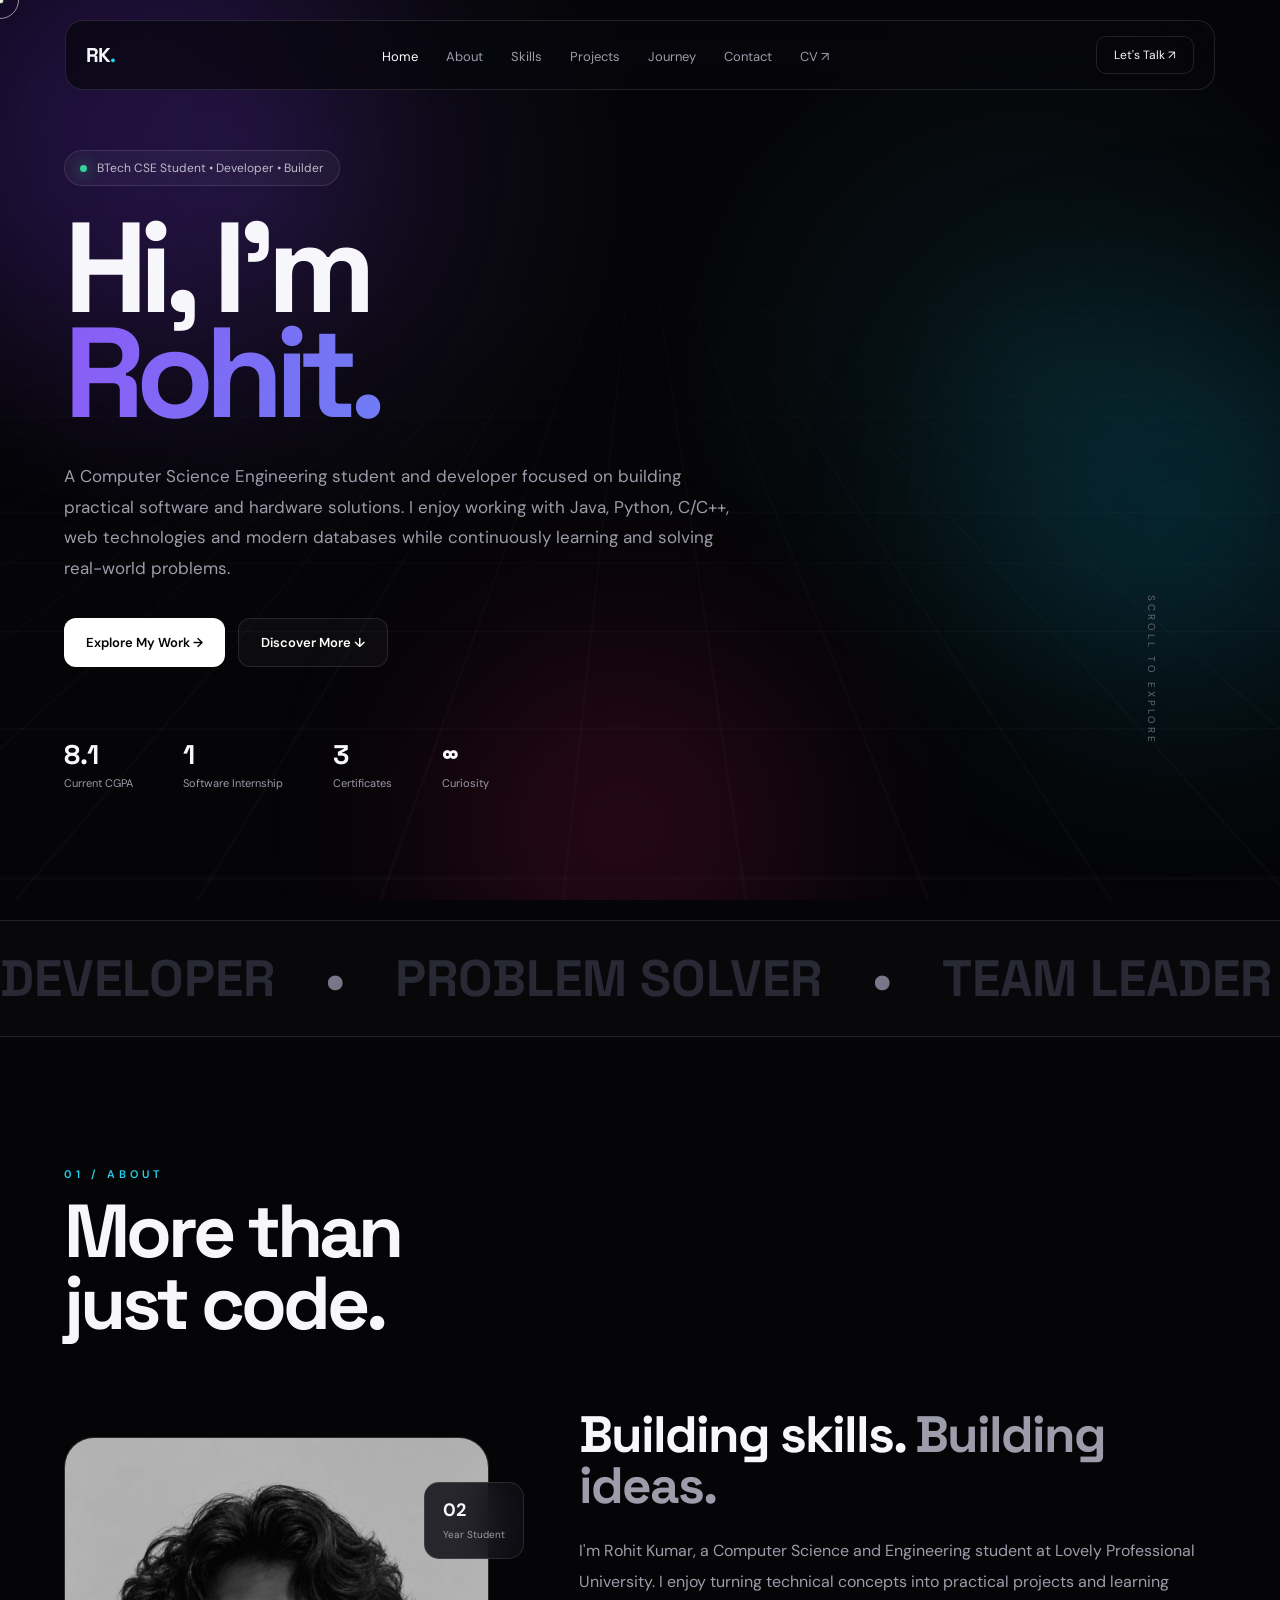
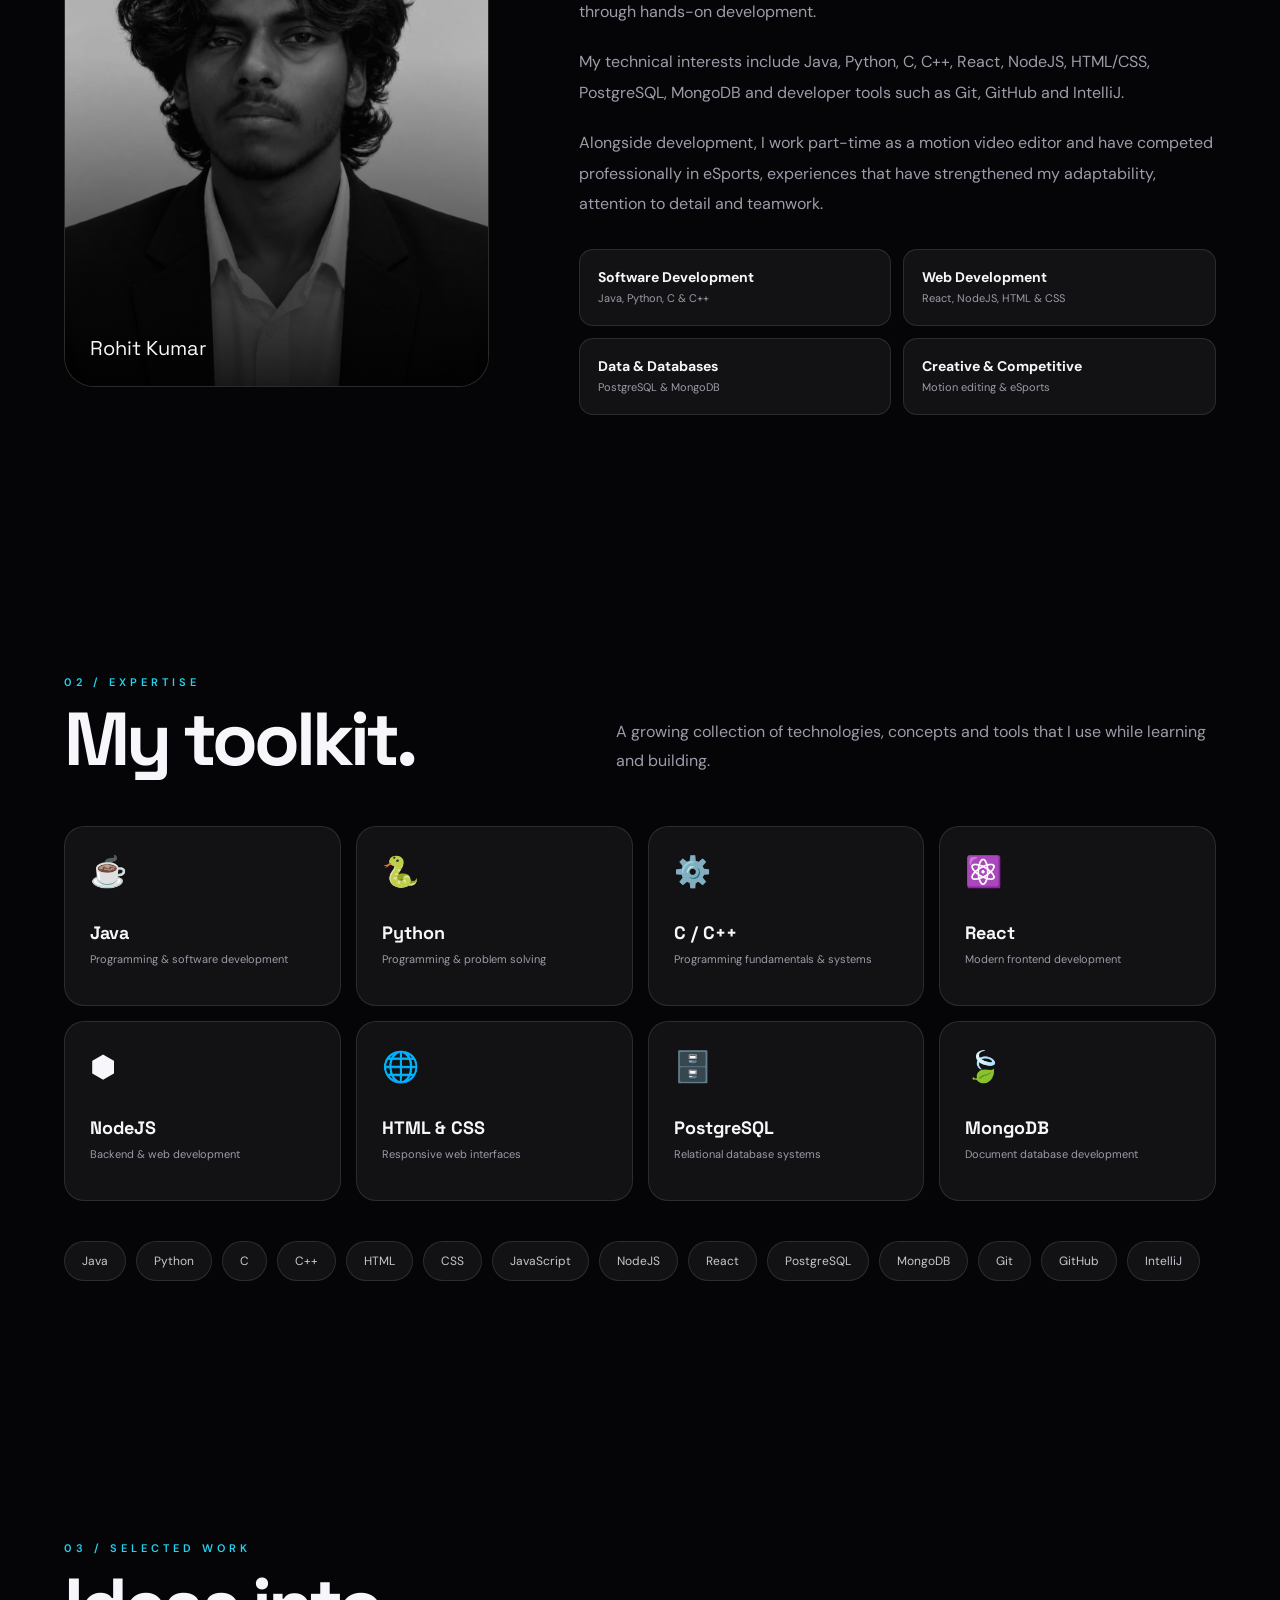
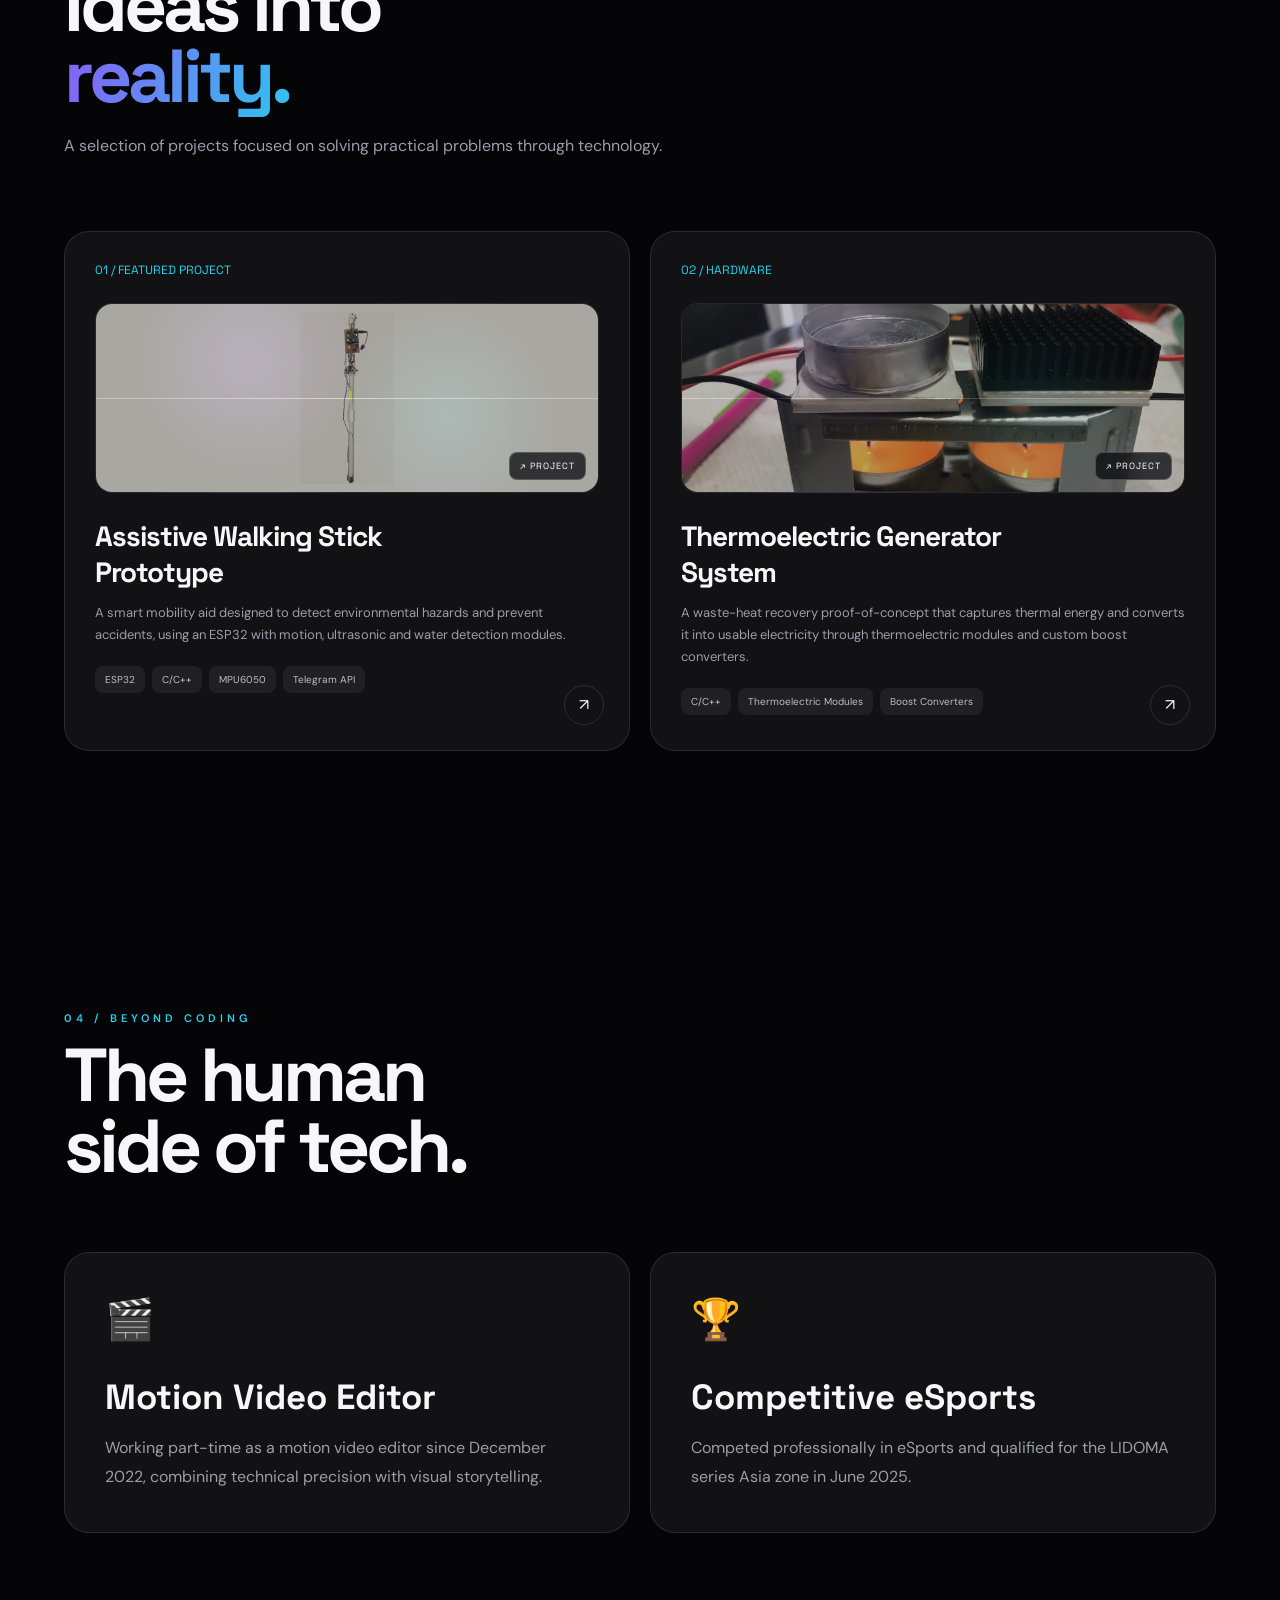
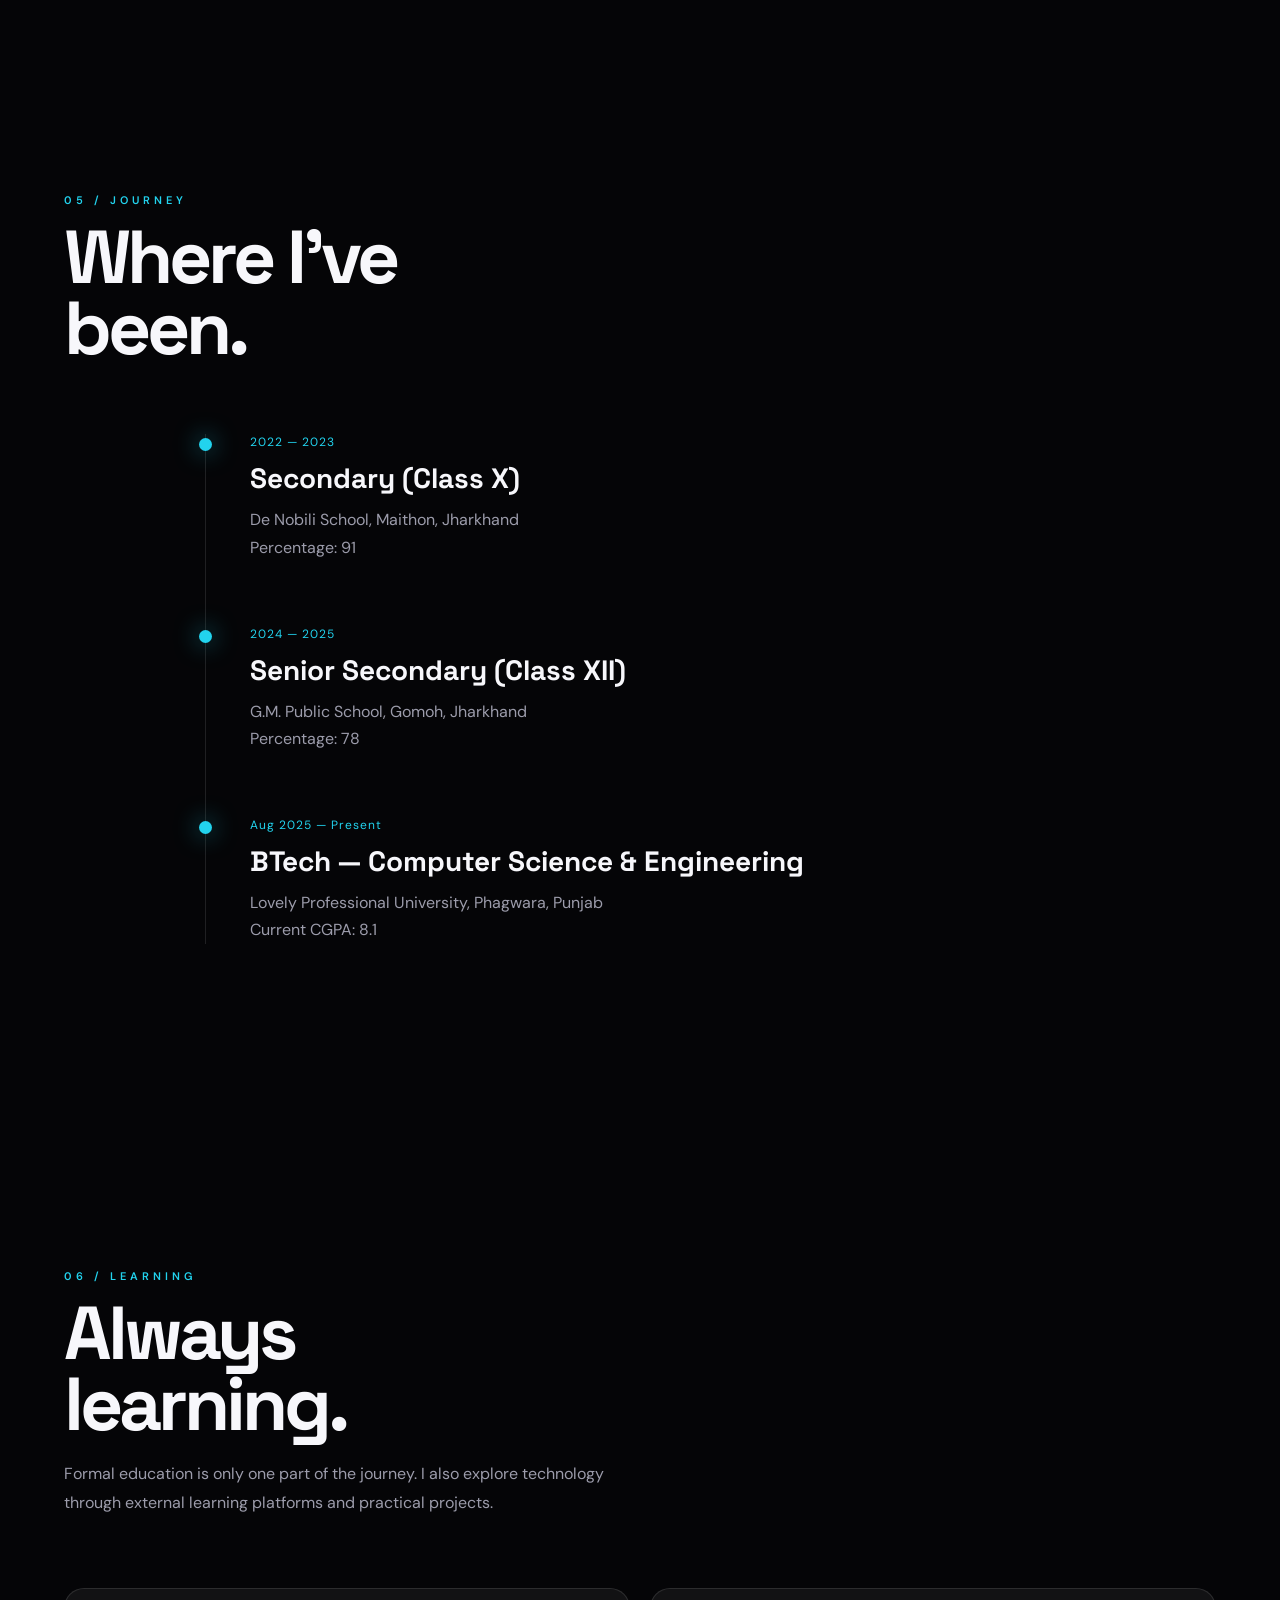
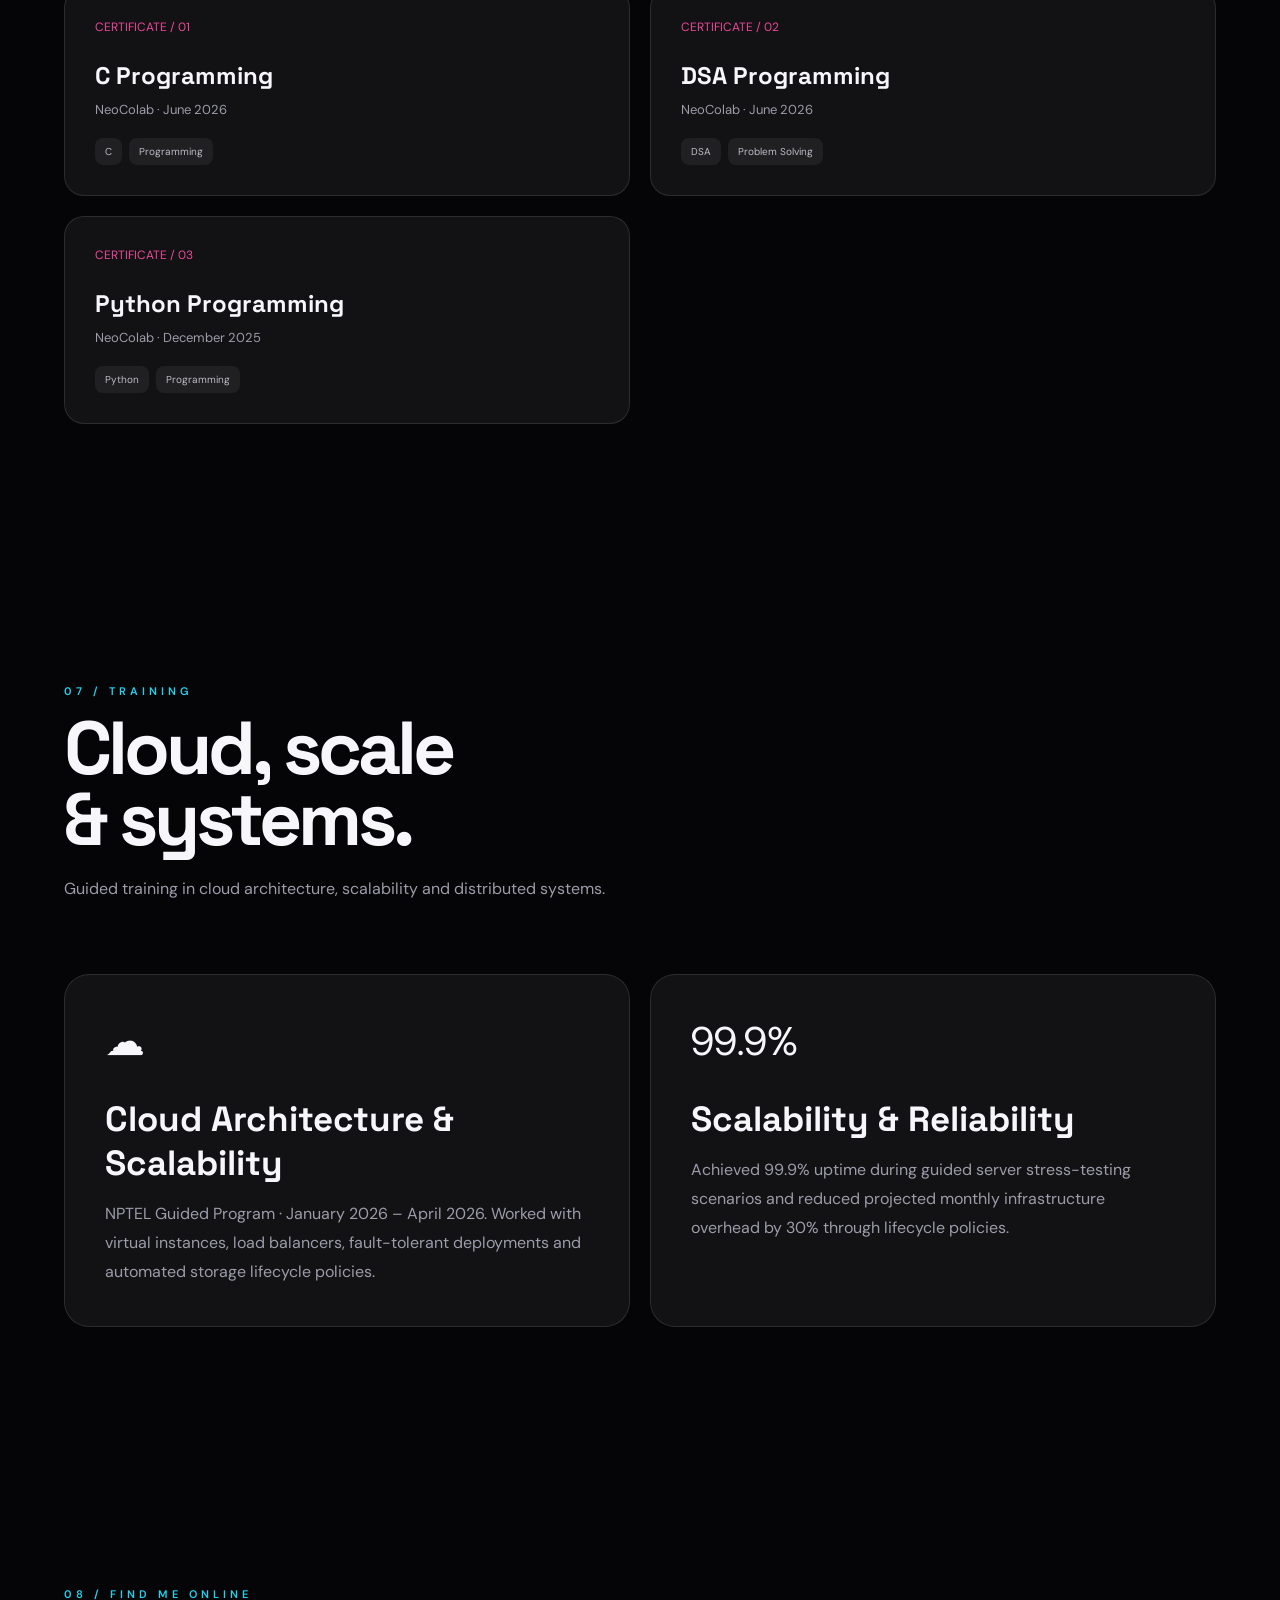
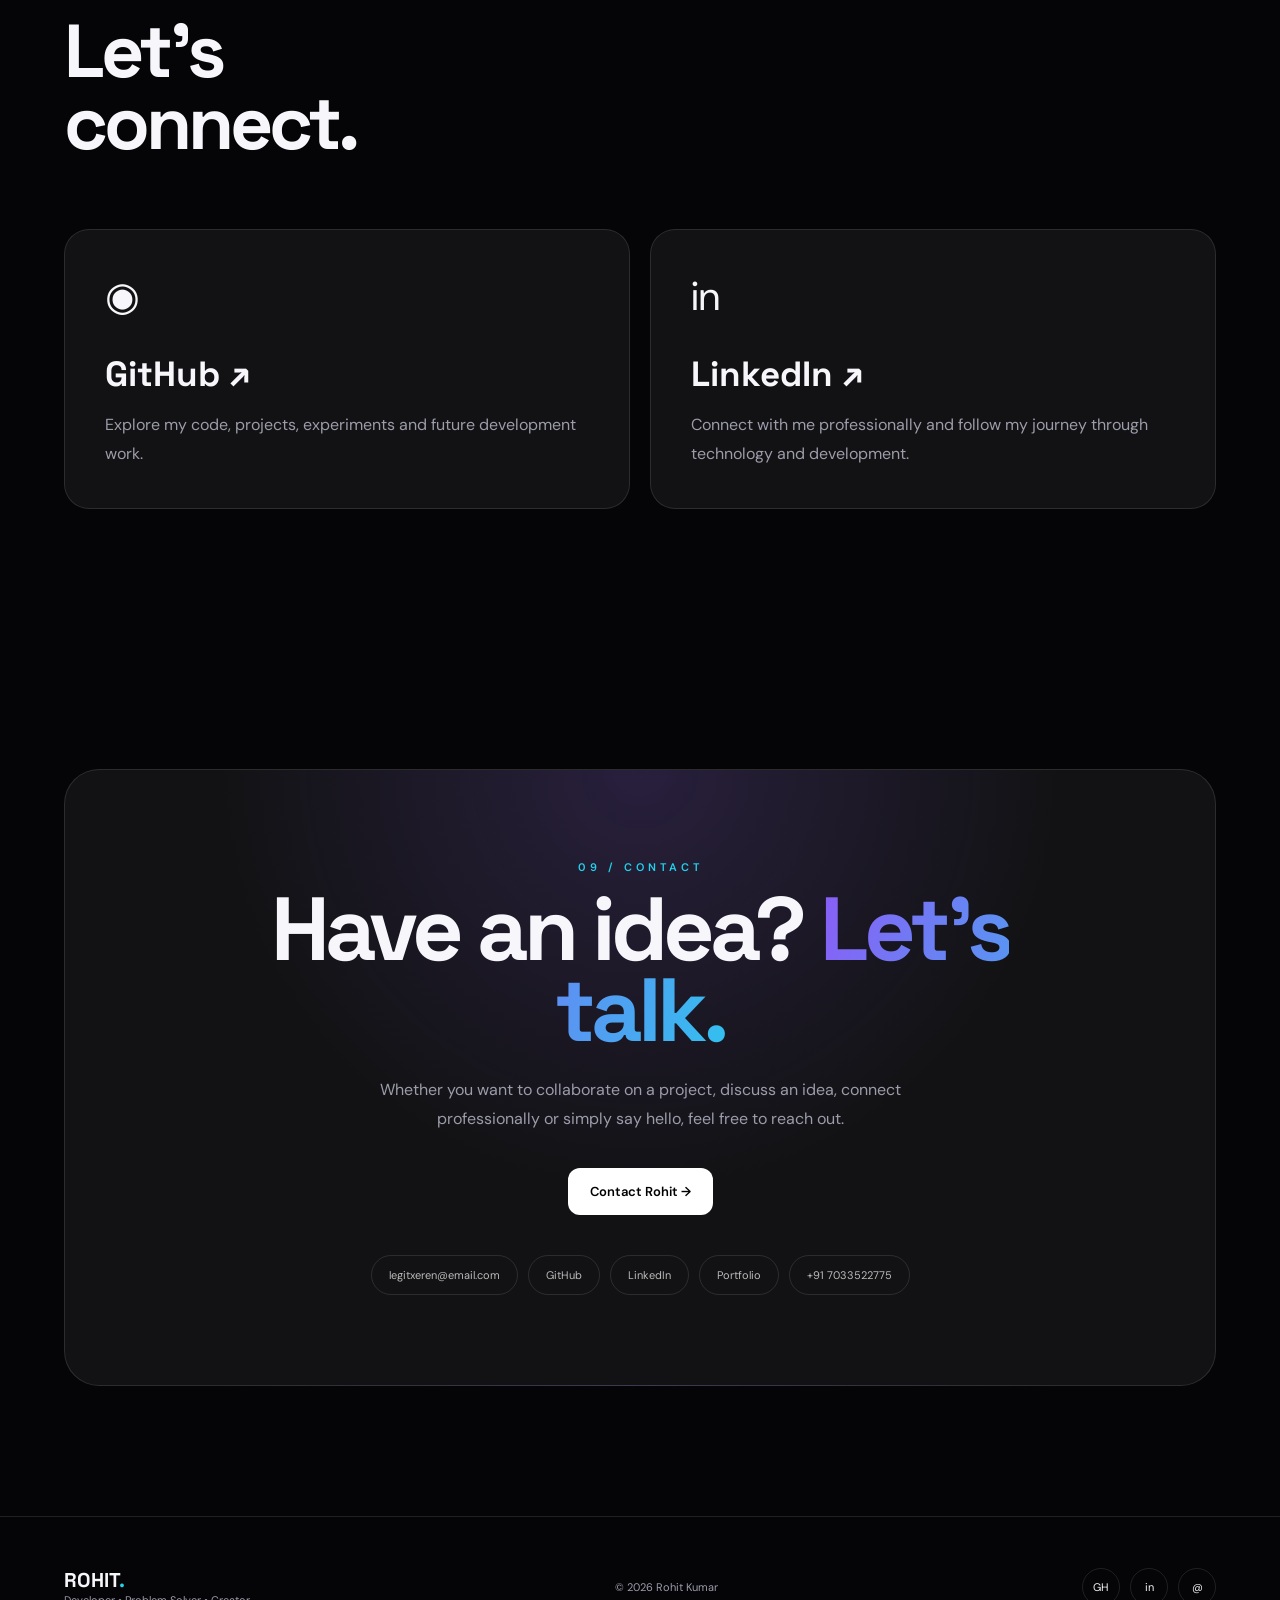
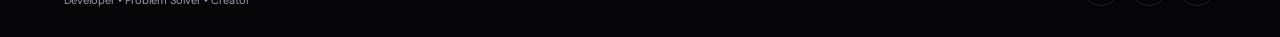
<file: index.html>
<!DOCTYPE html>
<html lang="en">
<head>
    <meta charset="UTF-8">
    <meta name="viewport" content="width=device-width, initial-scale=1.0">

    <title>Rohit Kumar | Developer Portfolio</title>

    <meta name="description"
        content="Portfolio of Rohit Kumar — Computer Science Engineering student, developer and problem solver.">

    <link rel="preconnect" href="https://fonts.googleapis.com">
    <link rel="preconnect" href="https://fonts.gstatic.com" crossorigin>

    <link href="https://fonts.googleapis.com/css2?family=DM+Sans:wght@300;400;500;600;700&family=Space+Grotesk:wght@400;500;600;700&display=swap"
        rel="stylesheet">

        <link rel="stylesheet" href="style.css">

</head>

<body class="loading">

    <!-- =========================================================
         LOADER
         ========================================================= -->

    <div id="loader">
        <div class="loader-inner">
            <div class="loader-name">
                <span>ROHIT</span>
            </div>

            <div class="loader-line">
                <div class="loader-progress"></div>
            </div>
        </div>
    </div>

    <!-- BACKGROUND -->
    <div class="background">
        <div class="grid"></div>
        <div class="orb orb1"></div>
        <div class="orb orb2"></div>
        <div class="orb orb3"></div>
    </div>

    <div class="noise"></div>

    <!-- CURSOR -->
    <div class="cursor"></div>
    <div class="cursor-ring"></div>


    <!-- =========================================================
         NAVIGATION
         ========================================================= -->

    <nav id="navbar">

        <a href="#home" class="logo">
            RK<span>.</span>
        </a>

        <ul class="nav-links">
            <li><a href="#home">Home</a></li>
            <li><a href="#about">About</a></li>
            <li><a href="#skills">Skills</a></li>
            <li><a href="#projects">Projects</a></li>
            <li><a href="#journey">Journey</a></li>
            <li><a href="#contact">Contact</a></li>
            <li><a href="cv.html">CV ↗</a></li>
        </ul>

        <a href="#contact" class="nav-cta">
            Let's Talk ↗
        </a>

        <div class="menu">
            ☰
        </div>

    </nav>


    <!-- =========================================================
         HERO
         ========================================================= -->

    <section id="home">

        <div class="container hero">

            <div class="hero-small">
                <span class="live-dot"></span>
                BTech CSE Student • Developer • Builder
            </div>

            <h1>

                <span class="line">
                    Hi, I'm
                </span>

                <span class="line gradient-text">
                    Rohit.
                </span>

            </h1>

            <p class="hero-sub">
                A Computer Science Engineering student and developer focused on building practical
                software and hardware solutions. I enjoy working with Java, Python, C/C++, web
                technologies and modern databases while continuously learning and solving real-world problems.
            </p>

            <div class="hero-actions">

                <a href="#projects" class="btn btn-primary magnetic">
                    <span>Explore My Work →</span>
                </a>

                <a href="#about" class="btn btn-outline magnetic">
                    Discover More ↓
                </a>

            </div>

            <div class="hero-stats">

                <div class="stat">
                    <h3>8.1</h3>
                    <p>Current CGPA</p>
                </div>

                <div class="stat">
                    <h3>1</h3>
                    <p>Software Internship</p>
                </div>

                <div class="stat">
                    <h3>3</h3>
                    <p>Certificates</p>
                </div>

                <div class="stat">
                    <h3>∞</h3>
                    <p>Curiosity</p>
                </div>

            </div>

            <div class="scroll-indicator">
                Scroll to explore
            </div>

        </div>

    </section>


    <!-- =========================================================
         MARQUEE
         ========================================================= -->

    <div class="marquee-section">

        <div class="marquee">

            <span>DEVELOPER</span>
            <span>•</span>
            <span>PROBLEM SOLVER</span>
            <span>•</span>
            <span>TEAM LEADER</span>
            <span>•</span>
            <span>TECH ENTHUSIAST</span>
            <span>•</span>

            <span>DEVELOPER</span>
            <span>•</span>
            <span>PROBLEM SOLVER</span>
            <span>•</span>
            <span>TEAM LEADER</span>
            <span>•</span>
            <span>TECH ENTHUSIAST</span>
            <span>•</span>

        </div>

    </div>


    <!-- =========================================================
         ABOUT
         ========================================================= -->

    <section id="about">

        <div class="container">

            <div class="section-header reveal">

                <div class="eyebrow">
                    01 / About
                </div>

                <h2 class="section-title">
                    More than<br>
                    just code.
                </h2>

            </div>

            <div class="about-grid">

                <div class="profile-wrap reveal-left">

                    <div class="profile-card" id="profileCard">

                        <!-- Temporary image.
                             Replace this URL with your own photo later. -->

                        <img
                            src="assets/rohit-profile.jpeg"
                            alt="Rohit Kumar">

                        <div class="profile-label">
                            Rohit Kumar
                        </div>

                    </div>

                    <div class="floating-badge">
                        <strong>02</strong>
                        <span>Year Student</span>
                    </div>

                </div>


                <div class="about-content reveal-right">

                    <h3>
                        Building skills.
                        <span>Building ideas.</span>
                    </h3>

                    <p>
                        I'm Rohit Kumar, a Computer Science and Engineering student at Lovely Professional University.
                        I enjoy turning technical concepts into practical projects and learning through hands-on development.
                    </p>

                    <p>
                        My technical interests include Java, Python, C, C++, React, NodeJS, HTML/CSS, PostgreSQL,
                        MongoDB and developer tools such as Git, GitHub and IntelliJ.
                    </p>

                    <p>
                        Alongside development, I work part-time as a motion video editor and have competed professionally
                        in eSports, experiences that have strengthened my adaptability, attention to detail and teamwork.
                    </p>

                    <div class="about-highlights">

                        <div class="highlight">
                            <strong>Software Development</strong>
                            <span>Java, Python, C & C++</span>
                        </div>

                        <div class="highlight">
                            <strong>Web Development</strong>
                            <span>React, NodeJS, HTML & CSS</span>
                        </div>

                        <div class="highlight">
                            <strong>Data & Databases</strong>
                            <span>PostgreSQL & MongoDB</span>
                        </div>

                        <div class="highlight">
                            <strong>Creative & Competitive</strong>
                            <span>Motion editing & eSports</span>
                        </div>

                    </div>

                </div>

            </div>

        </div>

    </section>


    <!-- =========================================================
         SKILLS
         ========================================================= -->

    <section id="skills">

        <div class="container">

            <div class="skills-top reveal">

                <div>

                    <div class="eyebrow">
                        02 / Expertise
                    </div>

                    <h2 class="section-title">
                        My toolkit.
                    </h2>

                </div>

                <p class="section-description">
                    A growing collection of technologies, concepts and tools
                    that I use while learning and building.
                </p>

            </div>


            <div class="skills-grid">

                <div class="skill reveal"><div class="skill-icon">☕</div><h3>Java</h3><p>Programming & software development</p></div>
                <div class="skill reveal"><div class="skill-icon">🐍</div><h3>Python</h3><p>Programming & problem solving</p></div>
                <div class="skill reveal"><div class="skill-icon">⚙️</div><h3>C / C++</h3><p>Programming fundamentals & systems</p></div>
                <div class="skill reveal"><div class="skill-icon">⚛️</div><h3>React</h3><p>Modern frontend development</p></div>
                <div class="skill reveal"><div class="skill-icon">⬢</div><h3>NodeJS</h3><p>Backend & web development</p></div>
                <div class="skill reveal"><div class="skill-icon">🌐</div><h3>HTML & CSS</h3><p>Responsive web interfaces</p></div>
                <div class="skill reveal"><div class="skill-icon">🗄️</div><h3>PostgreSQL</h3><p>Relational database systems</p></div>
                <div class="skill reveal"><div class="skill-icon">🍃</div><h3>MongoDB</h3><p>Document database development</p></div>

            </div>

            <div class="stack reveal">
                <span>Java</span><span>Python</span><span>C</span><span>C++</span>
                <span>HTML</span><span>CSS</span><span>JavaScript</span><span>NodeJS</span><span>React</span>
                <span>PostgreSQL</span><span>MongoDB</span><span>Git</span><span>GitHub</span><span>IntelliJ</span>
            </div>

        </div>

    </section>


    <!-- =========================================================
         PROJECTS
         ========================================================= -->

    <section id="projects">

        <div class="container">

            <div class="section-header reveal">

                <div class="eyebrow">
                    03 / Selected Work
                </div>

                <h2 class="section-title">
                    Ideas into<br>
                    <span class="gradient-text">reality.</span>
                </h2>

                <p class="section-description">
                    A selection of projects focused on solving practical
                    problems through technology.
                </p>

            </div>


            <div class="projects-grid">

                <a href="emergency.html" class="project large reveal">
                    <div class="project-number">01 / FEATURED PROJECT</div>
                    <div class="project-visual emergency-visual walking-stick-visual">
                        <img src="assets/assistive-walking-stick.png" alt="Assistive Walking Stick Prototype thumbnail">
                        <span class="video-badge">↗ PROJECT</span>
                    </div>
                    <h3>Assistive Walking Stick<br>Prototype</h3>
                    <p>
                        A smart mobility aid designed to detect environmental hazards and prevent accidents,
                        using an ESP32 with motion, ultrasonic and water detection modules.
                    </p>
                    <div class="project-tags">
                        <span>ESP32</span><span>C/C++</span><span>MPU6050</span><span>Telegram API</span>
                    </div>
                    <span class="project-arrow">↗</span>
                </a>

                <article class="project reveal">
                    <div class="project-number">02 / HARDWARE</div>
                    <div class="project-visual analytics-visual">
                        <img src="assets/thermoelectric-generator.png" alt="Thermoelectric Generator System thumbnail">
                        <span class="video-badge">↗ PROJECT</span>
                    </div>
                    <h3>Thermoelectric Generator<br>System</h3>
                    <p>
                        A waste-heat recovery proof-of-concept that captures thermal energy and converts it into
                        usable electricity through thermoelectric modules and custom boost converters.
                    </p>
                    <div class="project-tags">
                        <span>C/C++</span><span>Thermoelectric Modules</span><span>Boost Converters</span>
                    </div>
                    <span class="project-arrow">↗</span>
                </article>

            </div>

        </div>

    </section>


    <!-- =========================================================
         LEADERSHIP
         ========================================================= -->

    <section>

        <div class="container">

            <div class="section-header reveal">

                <div class="eyebrow">
                    04 / Beyond Coding
                </div>

                <h2 class="section-title">
                    The human<br>
                    side of tech.
                </h2>

            </div>


            <div class="leadership">
                <div class="leader-card reveal">
                    <div class="leader-icon">🎬</div>
                    <h3>Motion Video Editor</h3>
                    <p>Working part-time as a motion video editor since December 2022, combining technical precision with visual storytelling.</p>
                </div>
                <div class="leader-card reveal">
                    <div class="leader-icon">🏆</div>
                    <h3>Competitive eSports</h3>
                    <p>Competed professionally in eSports and qualified for the LIDOMA series Asia zone in June 2025.</p>
                </div>
            </div>

        </div>

    </section>


    <!-- =========================================================
         JOURNEY
         ========================================================= -->

    <section id="journey">

        <div class="container">

            <div class="section-header reveal">

                <div class="eyebrow">
                    05 / Journey
                </div>

                <h2 class="section-title">
                    Where I've<br>
                    been.
                </h2>

            </div>


            <div class="timeline">
                <div class="timeline-item reveal"><div class="timeline-dot"></div><div class="timeline-year">2022 — 2023</div><h3>Secondary (Class X)</h3><p>De Nobili School, Maithon, Jharkhand<br>Percentage: 91</p></div>
                <div class="timeline-item reveal"><div class="timeline-dot"></div><div class="timeline-year">2024 — 2025</div><h3>Senior Secondary (Class XII)</h3><p>G.M. Public School, Gomoh, Jharkhand<br>Percentage: 78</p></div>
                <div class="timeline-item reveal"><div class="timeline-dot"></div><div class="timeline-year">Aug 2025 — Present</div><h3>BTech — Computer Science & Engineering</h3><p>Lovely Professional University, Phagwara, Punjab<br>Current CGPA: 8.1</p></div>
            </div>

        </div>

    </section>


    <!-- =========================================================
         CERTIFICATES
         ========================================================= -->

    <section>

        <div class="container">

            <div class="section-header reveal">

                <div class="eyebrow">
                    06 / Learning
                </div>

                <h2 class="section-title">
                    Always<br>
                    learning.
                </h2>

                <p class="section-description">
                    Formal education is only one part of the journey. I also
                    explore technology through external learning platforms
                    and practical projects.
                </p>

            </div>


            <div class="certificate-grid">
                <div class="certificate reveal"><div class="certificate-number">CERTIFICATE / 01</div><h3>C Programming</h3><p>NeoColab · June 2026</p><div class="project-tags"><span>C</span><span>Programming</span></div></div>
                <div class="certificate reveal"><div class="certificate-number">CERTIFICATE / 02</div><h3>DSA Programming</h3><p>NeoColab · June 2026</p><div class="project-tags"><span>DSA</span><span>Problem Solving</span></div></div>
                <div class="certificate reveal"><div class="certificate-number">CERTIFICATE / 03</div><h3>Python Programming</h3><p>NeoColab · December 2025</p><div class="project-tags"><span>Python</span><span>Programming</span></div></div>
            </div>

        </div>

    </section>


    <!-- =========================================================
         TRAINING
         ========================================================= -->

    <section>
        <div class="container">
            <div class="section-header reveal">
                <div class="eyebrow">07 / Training</div>
                <h2 class="section-title">Cloud, scale<br>& systems.</h2>
                <p class="section-description">Guided training in cloud architecture, scalability and distributed systems.</p>
            </div>
            <div class="leadership">
                <div class="leader-card reveal">
                    <div class="leader-icon">☁</div>
                    <h3>Cloud Architecture & Scalability</h3>
                    <p>NPTEL Guided Program · January 2026 – April 2026. Worked with virtual instances, load balancers, fault-tolerant deployments and automated storage lifecycle policies.</p>
                </div>
                <div class="leader-card reveal">
                    <div class="leader-icon">99.9%</div>
                    <h3>Scalability & Reliability</h3>
                    <p>Achieved 99.9% uptime during guided server stress-testing scenarios and reduced projected monthly infrastructure overhead by 30% through lifecycle policies.</p>
                </div>
            </div>
        </div>
    </section>


    <!-- =========================================================
         GITHUB / SOCIAL
         ========================================================= -->

    <section>

        <div class="container">

            <div class="section-header reveal">

                <div class="eyebrow">
                    08 / Find Me Online
                </div>

                <h2 class="section-title">
                    Let's<br>
                    connect.
                </h2>

            </div>


            <div class="leadership">

                <a
                    href="https://github.com/legitxeren"
                    target="_blank"
                    class="leader-card reveal">

                    <div class="leader-icon">
                        ◉
                    </div>

                    <h3>
                        GitHub ↗
                    </h3>

                    <p>
                        Explore my code, projects, experiments and future
                        development work.
                    </p>

                </a>


                <a
                    href="https://www.linkedin.com/in/rohit-kumar-3438b1366/"
                    target="_blank"
                    class="leader-card reveal">

                    <div class="leader-icon">
                        in
                    </div>

                    <h3>
                        LinkedIn ↗
                    </h3>

                    <p>
                        Connect with me professionally and follow my journey
                        through technology and development.
                    </p>

                </a>

            </div>

        </div>

    </section>


    <!-- =========================================================
         CONTACT
         ========================================================= -->

    <section id="contact">

        <div class="container">

            <div class="contact-wrapper reveal">

                <div class="eyebrow">
                    09 / Contact
                </div>

                <h2>
                    Have an idea?
                    <span class="gradient-text">
                        Let's talk.
                    </span>
                </h2>

                <p>
                    Whether you want to collaborate on a project, discuss an
                    idea, connect professionally or simply say hello, feel
                    free to reach out.
                </p>

                <a
                    href="mailto:legitxeren@email.com"
                    class="btn btn-primary magnetic">

                    <span>
                        Contact Rohit →
                    </span>

                </a>


                <div class="contact-details">

                    <a
                        href="mailto:legitxeren@email.com"
                        class="contact-detail">

                        legitxeren@email.com

                    </a>

                    <a
                        href="https://github.com/legitxeren"
                        target="_blank"
                        class="contact-detail">

                        GitHub

                    </a>

                    <a href="https://www.linkedin.com/in/rohit-kumar-3438b1366/" target="_blank" class="contact-detail">LinkedIn</a>
                    <a href="https://legitxeren.com" target="_blank" class="contact-detail">Portfolio</a>
                    <a href="tel:+917033522775" class="contact-detail">+91 7033522775</a>

                </div>

            </div>

        </div>

    </section>


    <!-- =========================================================
         FOOTER
         ========================================================= -->

    <footer>

        <div class="container footer-inner">

            <div>

                <div class="footer-logo">
                    ROHIT<span style="color:#22d3ee;">.</span>
                </div>

                <div class="footer-text">
                    Developer • Problem Solver • Creator
                </div>

            </div>


            <div class="footer-text">
                © 2026 Rohit Kumar
            </div>


            <div class="socials">

                <a
                    href="https://github.com/legitxeren"
                    target="_blank"
                    class="social">

                    GH

                </a>

                <a
                    href="https://www.linkedin.com/in/rohit-kumar-3438b1366/"
                    target="_blank"
                    class="social">

                    in

                </a>

                <a
                    href="mailto:legitxeren@email.com"
                    class="social">

                    @

                </a>

            </div>

        </div>

    </footer>


    <!-- =========================================================
         JAVASCRIPT
         ========================================================= -->

    <script>

        /* =========================================================
           LOADER
           ========================================================= */

        window.addEventListener("load", () => {

            setTimeout(() => {

                document
                    .getElementById("loader")
                    .classList.add("hide");

                document
                    .body
                    .classList.remove("loading");

            }, 1900);

        });


        /* =========================================================
           NAVBAR
           ========================================================= */

        const navbar = document.getElementById("navbar");

        window.addEventListener("scroll", () => {

            if (window.scrollY > 50) {
                navbar.classList.add("scrolled");
            } else {
                navbar.classList.remove("scrolled");
            }

        });


        /* =========================================================
           MOBILE MENU
           ========================================================= */

        const menu = document.querySelector(".menu");
        const navLinks = document.querySelector(".nav-links");

        menu.addEventListener("click", () => {

            navLinks.classList.toggle("active");

        });


        document
            .querySelectorAll(".nav-links a")
            .forEach(link => {

                link.addEventListener("click", () => {

                    navLinks.classList.remove("active");

                });

            });


        /* =========================================================
           SCROLL REVEAL
           ========================================================= */

        const revealElements =
            document.querySelectorAll(
                ".reveal, .reveal-left, .reveal-right"
            );

        const observer =
            new IntersectionObserver(

                entries => {

                    entries.forEach(entry => {

                        if (entry.isIntersecting) {

                            entry.target.classList.add("active");

                            observer.unobserve(entry.target);

                        }

                    });

                },

                {
                    threshold: .12
                }

            );


        revealElements.forEach(element => {

            observer.observe(element);

        });


        /* =========================================================
           CUSTOM CURSOR
           ========================================================= */

        const cursor =
            document.querySelector(".cursor");

        const cursorRing =
            document.querySelector(".cursor-ring");

        let mouseX = 0;
        let mouseY = 0;

        let ringX = 0;
        let ringY = 0;


        document.addEventListener("mousemove", event => {

            mouseX = event.clientX;
            mouseY = event.clientY;

            cursor.style.left =
                mouseX + "px";

            cursor.style.top =
                mouseY + "px";

        });


        function animateCursor() {

            ringX += (mouseX - ringX) * .12;
            ringY += (mouseY - ringY) * .12;

            cursorRing.style.left =
                ringX + "px";

            cursorRing.style.top =
                ringY + "px";

            requestAnimationFrame(animateCursor);

        }

        animateCursor();


        document
            .querySelectorAll("a, .skill, .project, .leader-card")
            .forEach(element => {

                element.addEventListener(
                    "mouseenter",
                    () => {
                        cursorRing.classList.add("big");
                    }
                );

                element.addEventListener(
                    "mouseleave",
                    () => {
                        cursorRing.classList.remove("big");
                    }
                );

            });


        /* =========================================================
           3D PROFILE CARD
           ========================================================= */

        const profileCard =
            document.getElementById("profileCard");


        if (profileCard) {

            profileCard.addEventListener(
                "mousemove",
                event => {

                    const rect =
                        profileCard.getBoundingClientRect();

                    const x =
                        event.clientX - rect.left;

                    const y =
                        event.clientY - rect.top;

                    const centerX =
                        rect.width / 2;

                    const centerY =
                        rect.height / 2;

                    const rotateX =
                        ((y - centerY) / centerY) * -5;

                    const rotateY =
                        ((x - centerX) / centerX) * 5;

                    profileCard.style.transform =
                        `perspective(1000px)
                         rotateX(${rotateX}deg)
                         rotateY(${rotateY}deg)
                         scale3d(1.02,1.02,1.02)`;

                }
            );


            profileCard.addEventListener(
                "mouseleave",
                () => {

                    profileCard.style.transform =
                        "perspective(1000px) rotateX(0) rotateY(0) scale3d(1,1,1)";

                }
            );

        }


        /* =========================================================
           MAGNETIC BUTTONS
           ========================================================= */

        document
            .querySelectorAll(".magnetic")
            .forEach(button => {

                button.addEventListener(
                    "mousemove",
                    event => {

                        const rect =
                            button.getBoundingClientRect();

                        const x =
                            event.clientX -
                            rect.left -
                            rect.width / 2;

                        const y =
                            event.clientY -
                            rect.top -
                            rect.height / 2;

                        button.style.transform =
                            `translate(${x * .12}px, ${y * .12}px)`;

                    }
                );


                button.addEventListener(
                    "mouseleave",
                    () => {

                        button.style.transform =
                            "translate(0,0)";

                    }
                );

            });


        /* =========================================================
           PROJECT CARD TILT
           ========================================================= */

        document
            .querySelectorAll(".project")
            .forEach(card => {

                card.addEventListener(
                    "mousemove",
                    event => {

                        const rect =
                            card.getBoundingClientRect();

                        const x =
                            event.clientX - rect.left;

                        const y =
                            event.clientY - rect.top;

                        const rotateY =
                            ((x - rect.width / 2) /
                            rect.width) * 3;

                        const rotateX =
                            ((y - rect.height / 2) /
                            rect.height) * -3;

                        card.style.transform =
                            `perspective(1000px)
                             rotateX(${rotateX}deg)
                             rotateY(${rotateY}deg)
                             translateY(-8px)`;

                    }
                );


                card.addEventListener(
                    "mouseleave",
                    () => {

                        card.style.transform =
                            "";

                    }
                );

            });


        /* =========================================================
           PARALLAX BACKGROUND
           ========================================================= */

        window.addEventListener(
            "mousemove",
            event => {

                const x =
                    (event.clientX /
                    window.innerWidth - .5) * 20;

                const y =
                    (event.clientY /
                    window.innerHeight - .5) * 20;

                document
                    .querySelector(".orb1")
                    .style.transform =
                    `translate(${x}px,${y}px)`;

                document
                    .querySelector(".orb2")
                    .style.transform =
                    `translate(${-x}px,${-y}px)`;

            }
        );


        /* =========================================================
           ACTIVE NAVIGATION
           ========================================================= */

        const sections =
            document.querySelectorAll("section[id]");

        const links =
            document.querySelectorAll(".nav-links a");


        window.addEventListener("scroll", () => {

            let current = "";

            sections.forEach(section => {

                const sectionTop =
                    section.offsetTop - 200;

                if (window.scrollY >= sectionTop) {

                    current =
                        section.getAttribute("id");

                }

            });


            links.forEach(link => {

                link.style.color = "";

                if (
                    link.getAttribute("href") ===
                    "#" + current
                ) {

                    link.style.color = "white";

                }

            });

        });


        /* =========================================================
           SMOOTH EXTERNAL LINK BEHAVIOUR
           ========================================================= */

        document
            .querySelectorAll('a[href="#"]')
            .forEach(link => {

                link.addEventListener(
                    "click",
                    event => {

                        event.preventDefault();

                        alert(
                            "Project link will be added here later."
                        );

                    }
                );

            });

    </script>

</body>
</file>
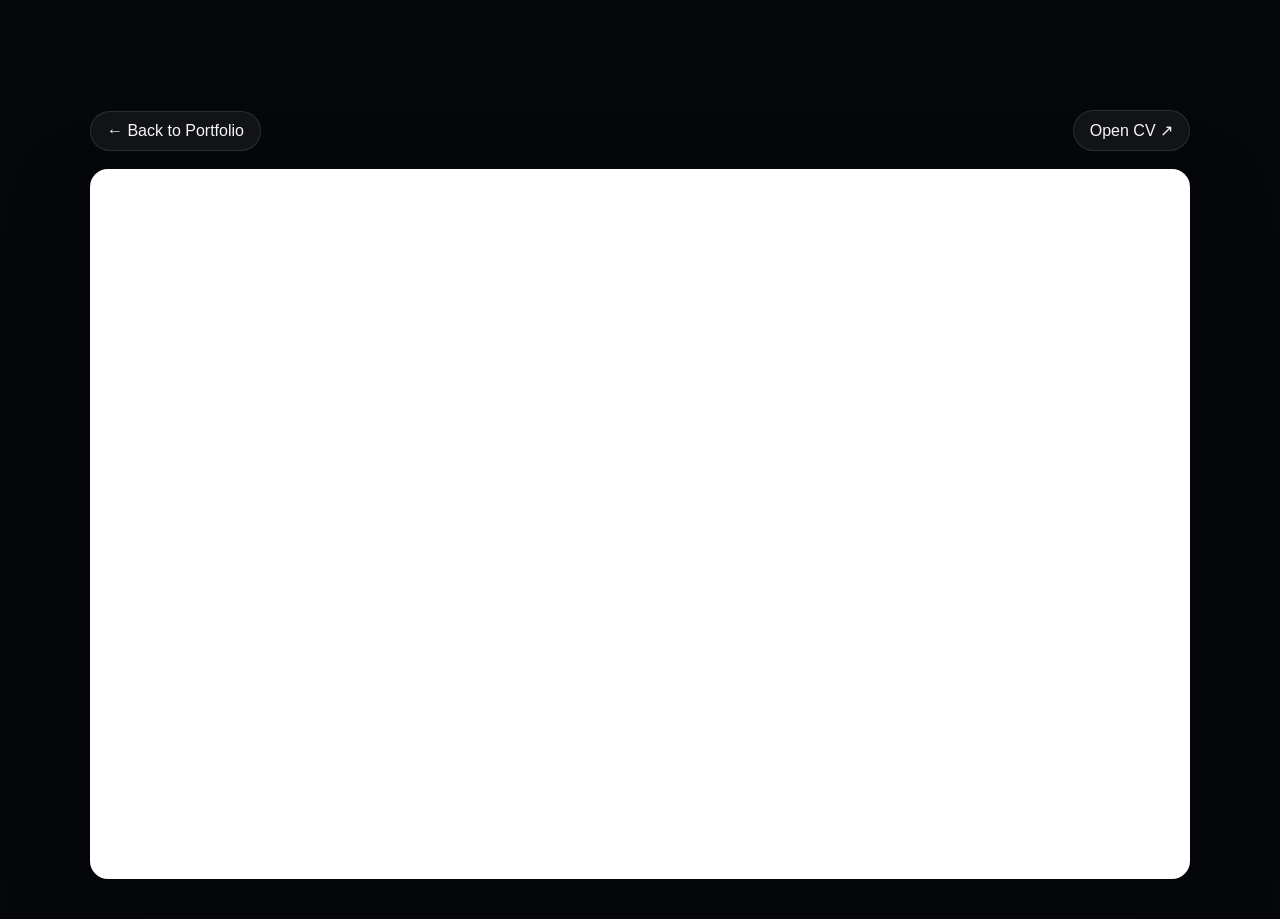
<file: cv.html>
<!DOCTYPE html>
<html lang="en">
<head>
<meta charset="UTF-8">
<meta name="viewport" content="width=device-width, initial-scale=1.0">
<title>CV | Rohit Kumar</title>
<link rel="stylesheet" href="style.css">
<style>
html,body{margin:0;min-height:100%;background:#05070b;}
.cv-page{min-height:100vh;padding:110px 4vw 40px;box-sizing:border-box;}
.cv-toolbar{width:min(1100px,100%);margin:0 auto 18px;display:flex;justify-content:space-between;align-items:center;gap:15px;}
.cv-toolbar a{color:inherit;text-decoration:none;}
.cv-back{padding:10px 16px;border:1px solid var(--border);border-radius:999px;background:var(--surface);color:var(--text);}
.cv-original{width:min(1100px,100%);height:calc(100vh - 190px);min-height:700px;display:block;margin:auto;border:1px solid var(--border);border-radius:18px;background:white;box-shadow:0 30px 80px rgba(0,0,0,.35);}
@media(max-width:600px){.cv-page{padding:90px 10px 20px}.cv-original{height:calc(100vh - 145px);min-height:600px}.cv-toolbar{font-size:12px;}}
</style>
</head>
<body>
<div class="cv-page">
<div class="cv-toolbar">
<a class="cv-back" href="index.html">← Back to Portfolio</a>
<a class="cv-back" href="assets/Rohit_Kumar_CV.pdf" target="_blank">Open CV ↗</a>
</div>
<iframe class="cv-original" src="assets/Rohit_Kumar_CV.pdf#toolbar=1&navpanes=0&view=FitH" title="Rohit Kumar CV"></iframe>
</div>
</body>
</html>
</file>
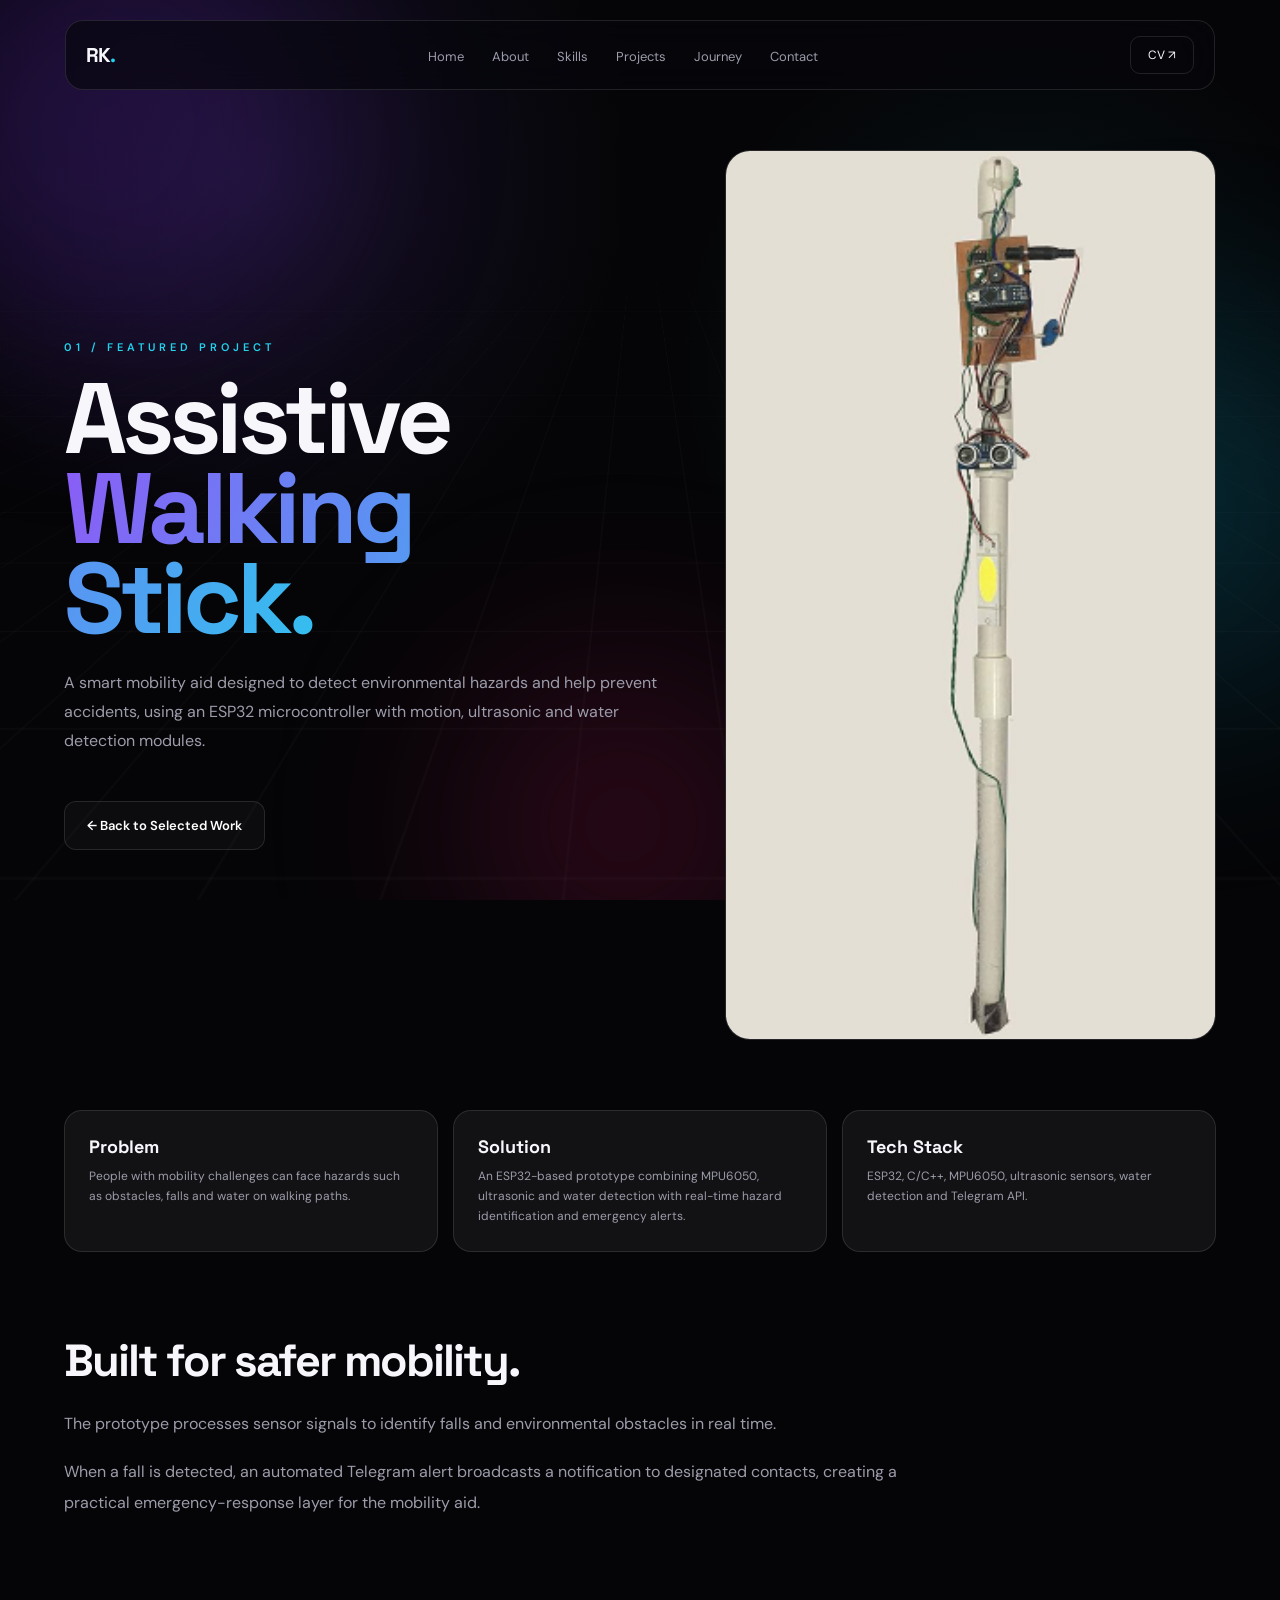
<file: emergency.html>
<!DOCTYPE html>
<html lang="en">
<head>
<meta charset="UTF-8">
<meta name="viewport" content="width=device-width, initial-scale=1.0">
<title>Assistive Walking Stick Prototype | Rohit Kumar</title>
<link rel="preconnect" href="https://fonts.googleapis.com">
<link rel="preconnect" href="https://fonts.gstatic.com" crossorigin>
<link href="https://fonts.googleapis.com/css2?family=DM+Sans:wght@300;400;500;600;700&family=Space+Grotesk:wght@400;500;600;700&display=swap" rel="stylesheet">
<link rel="stylesheet" href="style.css">
<style>
.project-page{padding:150px 0 100px;min-height:100vh}.project-hero{display:grid;grid-template-columns:1.1fr .9fr;gap:60px;align-items:center}.project-page h1{font-family:"Space Grotesk";font-size:clamp(55px,8vw,100px);line-height:.9;letter-spacing:-5px}.project-page .lead{color:var(--muted);line-height:1.8;font-size:16px;margin-top:25px;max-width:650px}.project-page .eyebrow{margin-bottom:20px}.emergency-art{border:1px solid var(--border);border-radius:25px;overflow:hidden;background:#0a0a10;min-height:430px}.emergency-art img{width:100%;height:100%;object-fit:cover;display:block}.project-info{display:grid;grid-template-columns:repeat(3,1fr);gap:15px;margin-top:70px}.info-card{border:1px solid var(--border);background:var(--surface);border-radius:18px;padding:24px}.info-card strong{display:block;font-family:"Space Grotesk";font-size:18px;margin-bottom:8px}.info-card p{color:var(--muted);font-size:12px;line-height:1.7}.project-story{margin-top:80px;max-width:850px}.project-story h2{font-family:"Space Grotesk";font-size:45px;letter-spacing:-2px;margin-bottom:20px}.project-story p{color:var(--muted);line-height:1.9;margin-bottom:18px}.back{display:inline-flex;margin-top:45px}@media(max-width:800px){.project-hero{grid-template-columns:1fr}.project-info{grid-template-columns:1fr}}
</style>
</head>
<body>
<div class="background"><div class="grid"></div><div class="orb orb1"></div><div class="orb orb2"></div><div class="orb orb3"></div></div>
<nav id="navbar"><a href="index.html" class="logo">RK<span>.</span></a><ul class="nav-links"><li><a href="index.html#home">Home</a></li><li><a href="index.html#about">About</a></li><li><a href="index.html#skills">Skills</a></li><li><a href="index.html#projects">Projects</a></li><li><a href="index.html#journey">Journey</a></li><li><a href="index.html#contact">Contact</a></li></ul><a href="cv.html" class="nav-cta">CV ↗</a></nav>
<section class="project-page"><div class="container">
<div class="project-hero"><div><div class="eyebrow">01 / FEATURED PROJECT</div><h1>Assistive<br><span class="gradient-text">Walking Stick.</span></h1><p class="lead">A smart mobility aid designed to detect environmental hazards and help prevent accidents, using an ESP32 microcontroller with motion, ultrasonic and water detection modules.</p><a href="index.html#projects" class="btn btn-outline back">← Back to Selected Work</a></div><div class="emergency-art"><img src="assets/assistive-walking-stick.png" alt="Assistive Walking Stick Prototype"></div></div>
<div class="project-info">
<div class="info-card"><strong>Problem</strong><p>People with mobility challenges can face hazards such as obstacles, falls and water on walking paths.</p></div>
<div class="info-card"><strong>Solution</strong><p>An ESP32-based prototype combining MPU6050, ultrasonic and water detection with real-time hazard identification and emergency alerts.</p></div>
<div class="info-card"><strong>Tech Stack</strong><p>ESP32, C/C++, MPU6050, ultrasonic sensors, water detection and Telegram API.</p></div>
</div>
<div class="project-story"><h2>Built for safer mobility.</h2><p>The prototype processes sensor signals to identify falls and environmental obstacles in real time.</p><p>When a fall is detected, an automated Telegram alert broadcasts a notification to designated contacts, creating a practical emergency-response layer for the mobility aid.</p></div></div>
</div></section>
<script>window.addEventListener("scroll",()=>{document.getElementById("navbar").classList.toggle("scrolled",window.scrollY>50);});</script>



</body></html>
</file>
<file: style.css>
/* =========================================================
           ROHIT KUMAR — PREMIUM CINEMATIC PORTFOLIO
           ========================================================= */

        :root {
            --bg: #050507;
            --bg2: #090a10;
            --surface: rgba(255,255,255,.055);
            --surface2: rgba(255,255,255,.085);
            --border: rgba(255,255,255,.11);

            --text: #f7f7fb;
            --muted: #9c9cab;

            --purple: #8b5cf6;
            --blue: #22d3ee;
            --pink: #ec4899;

            --gradient: linear-gradient(
                110deg,
                #8b5cf6,
                #22d3ee,
                #ec4899
            );

            --max: 1250px;
        }

        * {
            margin: 0;
            padding: 0;
            box-sizing: border-box;
        }

        html {
            scroll-behavior: smooth;
        }

        body {
            background: var(--bg);
            color: var(--text);
            font-family: "DM Sans", sans-serif;
            overflow-x: hidden;
        }

        body.loading {
            overflow: hidden;
        }

        ::selection {
            background: #8b5cf6;
            color: white;
        }

        a {
            color: inherit;
            text-decoration: none;
        }

        button {
            font-family: inherit;
        }
        /* EMERGENCY RESPONSE VIDEO */

.emergency-video{
    margin-top:80px;
}

.video-heading{
    margin-bottom:30px;
}

.video-heading span{
    font-family:"DM Mono";
    font-size:11px;
    letter-spacing:.14em;
    color:var(--cyan);
}

.video-heading h2{
    font-family:"Space Grotesk";
    font-size:clamp(38px,5vw,68px);
    line-height:.95;
    letter-spacing:-.05em;
    margin:14px 0;
}

.video-heading p{
    max-width:600px;
    color:var(--muted);
    line-height:1.7;
}

.video-container{
    position:relative;
    width:100%;
    aspect-ratio:16/9;
    overflow:hidden;
    border:1px solid var(--line);
    border-radius:24px;
    background:#05070b;
    box-shadow:0 30px 90px rgba(0,0,0,.45);
}

.video-container iframe{
    position:absolute;
    inset:0;
    width:100%;
    height:100%;
    border:0;
}

        /* =========================================================
           LOADER
           ========================================================= */

        #loader {
            position: fixed;
            inset: 0;
            background: #030305;
            z-index: 10000;
            display: flex;
            justify-content: center;
            align-items: center;
            transition: 1s ease;
        }

        #loader.hide {
            opacity: 0;
            pointer-events: none;
        }

        .loader-inner {
            text-align: center;
        }

        .loader-name {
            font-family: "Space Grotesk";
            font-size: clamp(35px, 7vw, 80px);
            font-weight: 700;
            letter-spacing: -4px;
        }

        .loader-name span {
            background: var(--gradient);
            background-size: 200%;
            -webkit-background-clip: text;
            -webkit-text-fill-color: transparent;
            animation: gradientMove 3s linear infinite;
        }

        .loader-line {
            width: 230px;
            height: 2px;
            background: rgba(255,255,255,.1);
            margin: 25px auto 0;
            overflow: hidden;
        }

        .loader-progress {
            width: 0;
            height: 100%;
            background: var(--gradient);
            animation: load 2s ease forwards;
        }

        @keyframes load {
            to {
                width: 100%;
            }
        }

        /* =========================================================
           CUSTOM CURSOR
           ========================================================= */

        .cursor {
            width: 7px;
            height: 7px;
            position: fixed;
            border-radius: 50%;
            background: white;
            pointer-events: none;
            z-index: 9999;
            transform: translate(-50%,-50%);
            mix-blend-mode: difference;
        }

        .cursor-ring {
            width: 38px;
            height: 38px;
            position: fixed;
            border: 1px solid rgba(255,255,255,.55);
            border-radius: 50%;
            pointer-events: none;
            z-index: 9998;
            transform: translate(-50%,-50%);
            transition:
                width .25s ease,
                height .25s ease,
                border .25s ease;
        }

        .cursor-ring.big {
            width: 70px;
            height: 70px;
            border-color: rgba(139,92,246,.8);
        }

        /* =========================================================
           BACKGROUND
           ========================================================= */

        .background {
            position: fixed;
            inset: 0;
            z-index: -10;
            overflow: hidden;
            background:
                radial-gradient(
                    circle at 20% 20%,
                    rgba(139,92,246,.13),
                    transparent 30%
                ),
                radial-gradient(
                    circle at 80% 40%,
                    rgba(34,211,238,.08),
                    transparent 30%
                ),
                #050507;
        }

        .grid {
            position: absolute;
            inset: -100%;
            background-image:
                linear-gradient(
                    rgba(255,255,255,.025) 1px,
                    transparent 1px
                ),
                linear-gradient(
                    90deg,
                    rgba(255,255,255,.025) 1px,
                    transparent 1px
                );
            background-size: 70px 70px;
            transform: perspective(600px) rotateX(65deg);
            transform-origin: center;
            mask-image: linear-gradient(
                to bottom,
                transparent,
                black 30%,
                black 70%,
                transparent
            );
            animation: gridMove 25s linear infinite;
        }

        @keyframes gridMove {
            from {
                transform:
                    perspective(600px)
                    rotateX(65deg)
                    translateY(0);
            }

            to {
                transform:
                    perspective(600px)
                    rotateX(65deg)
                    translateY(70px);
            }
        }

        .orb {
            position: absolute;
            border-radius: 50%;
            filter: blur(100px);
            opacity: .2;
            animation: orbFloat 12s ease-in-out infinite;
        }

        .orb1 {
            width: 450px;
            height: 450px;
            background: #6d28d9;
            top: -100px;
            left: -120px;
        }

        .orb2 {
            width: 400px;
            height: 400px;
            background: #0891b2;
            right: -100px;
            top: 35%;
            animation-delay: -4s;
        }

        .orb3 {
            width: 350px;
            height: 350px;
            background: #be185d;
            bottom: -100px;
            left: 35%;
            animation-delay: -7s;
        }

        @keyframes orbFloat {
            0%,100% {
                transform: translate3d(0,0,0) scale(1);
            }

            50% {
                transform: translate3d(70px,-50px,0) scale(1.15);
            }
        }

        /* =========================================================
           NOISE
           ========================================================= */

        .noise {
            position: fixed;
            inset: 0;
            pointer-events: none;
            z-index: 9997;
            opacity: .025;
            background-image: url("https://grainy-gradients.vercel.app/noise.svg");
        }

        /* =========================================================
           NAVIGATION
           ========================================================= */

        nav {
            position: fixed;
            top: 20px;
            left: 50%;
            transform: translateX(-50%);
            width: min(1150px, 92%);
            padding: 15px 20px;
            border: 1px solid var(--border);
            background: rgba(7,7,12,.68);
            backdrop-filter: blur(25px);
            -webkit-backdrop-filter: blur(25px);
            border-radius: 18px;
            display: flex;
            justify-content: space-between;
            align-items: center;
            z-index: 5000;
            transition: .4s ease;
        }

        nav.scrolled {
            top: 10px;
            background: rgba(5,5,9,.9);
            box-shadow: 0 20px 80px rgba(0,0,0,.35);
        }

        .logo {
            font-family: "Space Grotesk";
            font-size: 20px;
            font-weight: 700;
            letter-spacing: -1px;
        }

        .logo span {
            color: var(--blue);
        }

        .nav-links {
            display: flex;
            gap: 28px;
            list-style: none;
        }

        .nav-links a {
            color: var(--muted);
            font-size: 13px;
            transition: .3s;
            position: relative;
        }

        .nav-links a::after {
            content: "";
            position: absolute;
            left: 0;
            bottom: -7px;
            width: 0;
            height: 1px;
            background: var(--blue);
            transition: .3s;
        }

        .nav-links a:hover {
            color: white;
        }

        .nav-links a:hover::after {
            width: 100%;
        }

        .nav-cta {
            padding: 10px 17px;
            border-radius: 10px;
            border: 1px solid var(--border);
            font-size: 12px;
            transition: .3s;
        }

        .nav-cta:hover {
            background: white;
            color: black;
        }

        .menu {
            display: none;
            cursor: pointer;
            font-size: 24px;
        }

        /* =========================================================
           COMMON
           ========================================================= */

        .container {
            width: min(var(--max), 90%);
            margin: auto;
        }

        section {
            padding: 130px 0;
            position: relative;
        }

        .section-header {
            margin-bottom: 70px;
        }

        .eyebrow {
            color: var(--blue);
            text-transform: uppercase;
            letter-spacing: 4px;
            font-size: 11px;
            font-weight: 600;
            margin-bottom: 15px;
        }

        .section-title {
            font-family: "Space Grotesk";
            font-size: clamp(40px, 6vw, 75px);
            letter-spacing: -4px;
            line-height: .95;
        }

        .section-description {
            color: var(--muted);
            max-width: 600px;
            margin-top: 20px;
            line-height: 1.8;
        }

        /* =========================================================
           HERO
           ========================================================= */

        #home {
            min-height: 100vh;
            display: flex;
            align-items: center;
            padding-top: 150px;
            overflow: hidden;
        }

        .hero {
            position: relative;
        }

        .hero-small {
            display: inline-flex;
            align-items: center;
            gap: 10px;
            padding: 9px 15px;
            border: 1px solid var(--border);
            border-radius: 100px;
            background: rgba(255,255,255,.04);
            color: #bdbdca;
            font-size: 12px;
            margin-bottom: 30px;
            animation: fadeUp 1s .2s both;
        }

        .live-dot {
            width: 7px;
            height: 7px;
            border-radius: 50%;
            background: #34d399;
            box-shadow: 0 0 15px #34d399;
            animation: pulse 2s infinite;
        }

        @keyframes pulse {
            50% {
                transform: scale(1.4);
                opacity: .5;
            }
        }

        .hero h1 {
            font-family: "Space Grotesk";
            font-size: clamp(65px, 10vw, 145px);
            letter-spacing: -9px;
            line-height: .82;
            max-width: 1050px;
            animation: fadeUp 1s .4s both;
        }

        .hero h1 .line {
            display: block;
        }

        .gradient-text {
            background: var(--gradient);
            background-size: 250%;
            -webkit-background-clip: text;
            -webkit-text-fill-color: transparent;
            animation: gradientMove 7s linear infinite;
        }

        @keyframes gradientMove {
            0% {
                background-position: 0%;
            }

            100% {
                background-position: 250%;
            }
        }

        .hero-sub {
            max-width: 680px;
            color: var(--muted);
            line-height: 1.8;
            font-size: 17px;
            margin-top: 35px;
            animation: fadeUp 1s .6s both;
        }

        .hero-actions {
            display: flex;
            gap: 13px;
            flex-wrap: wrap;
            margin-top: 35px;
            animation: fadeUp 1s .8s both;
        }

        .btn {
            display: inline-flex;
            align-items: center;
            justify-content: center;
            gap: 10px;
            padding: 15px 22px;
            border-radius: 12px;
            font-weight: 600;
            font-size: 13px;
            transition: .4s ease;
            position: relative;
            overflow: hidden;
        }

        .btn-primary {
            background: white;
            color: black;
        }

        .btn-primary::before {
            content: "";
            position: absolute;
            inset: 0;
            background: var(--gradient);
            transform: translateY(100%);
            transition: .4s;
        }

        .btn-primary span,
        .btn-primary {
            z-index: 1;
        }

        .btn-primary:hover::before {
            transform: translateY(0);
        }

        .btn-primary:hover {
            color: white;
            transform: translateY(-4px);
            box-shadow: 0 15px 50px rgba(139,92,246,.3);
        }

        .btn-outline {
            border: 1px solid var(--border);
            color: white;
            background: rgba(255,255,255,.03);
        }

        .btn-outline:hover {
            transform: translateY(-4px);
            border-color: rgba(255,255,255,.35);
            background: rgba(255,255,255,.08);
        }

        .hero-stats {
            display: flex;
            gap: 50px;
            margin-top: 70px;
            animation: fadeUp 1s 1s both;
        }

        .stat h3 {
            font-family: "Space Grotesk";
            font-size: 27px;
        }

        .stat p {
            color: var(--muted);
            font-size: 11px;
            margin-top: 4px;
        }

        .scroll-indicator {
            position: absolute;
            right: 5%;
            bottom: 45px;
            writing-mode: vertical-rl;
            color: #666674;
            font-size: 10px;
            letter-spacing: 3px;
            text-transform: uppercase;
            animation: floatSmall 2s ease-in-out infinite;
        }

        @keyframes floatSmall {
            50% {
                transform: translateY(10px);
            }
        }

        @keyframes fadeUp {
            from {
                opacity: 0;
                transform: translateY(35px);
            }

            to {
                opacity: 1;
                transform: translateY(0);
            }
        }

        /* =========================================================
           ABOUT
           ========================================================= */

        .about-grid {
            display: grid;
            grid-template-columns: .8fr 1.2fr;
            gap: 90px;
            align-items: center;
        }

        .profile-wrap {
            position: relative;
        }

        .profile-card {
            height: 550px;
            border-radius: 30px;
            overflow: hidden;
            border: 1px solid var(--border);
            position: relative;
            transform-style: preserve-3d;
            background: #111;
        }

        .profile-card img {
            width: 100%;
            height: 100%;
            object-fit: cover;
            filter: grayscale(100%) contrast(1.1);
            opacity: .72;
            transition: .8s;
        }

        .profile-card:hover img {
            filter: grayscale(0%);
            transform: scale(1.06);
        }

        .profile-card::after {
            content: "";
            position: absolute;
            inset: 0;
            background:
                linear-gradient(
                    to top,
                    rgba(0,0,0,.85),
                    transparent 60%
                );
        }

        .profile-label {
            position: absolute;
            bottom: 25px;
            left: 25px;
            z-index: 2;
            font-family: "Space Grotesk";
            font-size: 20px;
        }

        .floating-badge {
            position: absolute;
            right: -35px;
            top: 45px;
            padding: 15px 18px;
            background: rgba(15,15,22,.85);
            border: 1px solid var(--border);
            backdrop-filter: blur(20px);
            border-radius: 15px;
            z-index: 5;
            animation: badgeFloat 4s ease-in-out infinite;
        }

        .floating-badge strong {
            display: block;
            font-size: 18px;
        }

        .floating-badge span {
            color: var(--muted);
            font-size: 10px;
        }

        @keyframes badgeFloat {
            50% {
                transform: translateY(-12px) rotate(2deg);
            }
        }

        .about-content h3 {
            font-family: "Space Grotesk";
            font-size: clamp(32px, 4vw, 55px);
            line-height: 1;
            letter-spacing: -2px;
            margin-bottom: 25px;
        }

        .about-content h3 span {
            color: var(--muted);
        }

        .about-content p {
            color: var(--muted);
            line-height: 1.9;
            margin-bottom: 20px;
        }

        .about-highlights {
            display: grid;
            grid-template-columns: repeat(2,1fr);
            gap: 12px;
            margin-top: 30px;
        }

        .highlight {
            padding: 18px;
            border: 1px solid var(--border);
            background: var(--surface);
            border-radius: 14px;
            transition: .35s;
        }

        .highlight:hover {
            transform: translateY(-5px);
            background: var(--surface2);
        }

        .highlight strong {
            display: block;
            font-size: 14px;
        }

        .highlight span {
            color: var(--muted);
            font-size: 11px;
        }

        /* =========================================================
           MARQUEE
           ========================================================= */

        .marquee-section {
            padding: 25px 0;
            overflow: hidden;
            border-top: 1px solid var(--border);
            border-bottom: 1px solid var(--border);
            background: rgba(255,255,255,.015);
        }

        .marquee {
            display: flex;
            width: max-content;
            animation: marquee 25s linear infinite;
        }

        .marquee span {
            font-family: "Space Grotesk";
            font-size: clamp(30px, 4vw, 55px);
            margin-right: 50px;
            color: #292936;
            white-space: nowrap;
            font-weight: 700;
        }

        .marquee span:nth-child(even) {
            color: #777789;
        }

        @keyframes marquee {
            to {
                transform: translateX(-50%);
            }
        }

        /* =========================================================
           SKILLS
           ========================================================= */

        .skills-top {
            display: flex;
            justify-content: space-between;
            align-items: end;
            gap: 30px;
            margin-bottom: 50px;
        }

        .skills-grid {
            display: grid;
            grid-template-columns: repeat(4,1fr);
            gap: 15px;
        }

        .skill {
            min-height: 180px;
            padding: 25px;
            border: 1px solid var(--border);
            border-radius: 20px;
            background: var(--surface);
            transition: .45s;
            position: relative;
            overflow: hidden;
        }

        .skill::before {
            content: "";
            position: absolute;
            width: 150px;
            height: 150px;
            background: var(--purple);
            border-radius: 50%;
            filter: blur(70px);
            right: -100px;
            bottom: -100px;
            opacity: 0;
            transition: .5s;
        }

        .skill:hover {
            transform: translateY(-8px) scale(1.01);
            border-color: rgba(139,92,246,.4);
            background: rgba(139,92,246,.06);
        }

        .skill:hover::before {
            opacity: .45;
        }

        .skill-icon {
            font-size: 30px;
            margin-bottom: 30px;
        }

        .skill h3 {
            font-family: "Space Grotesk";
            font-size: 18px;
        }

        .skill p {
            color: var(--muted);
            font-size: 11px;
            margin-top: 8px;
        }

        /* =========================================================
           TECH STACK
           ========================================================= */

        .stack {
            display: flex;
            flex-wrap: wrap;
            gap: 10px;
            margin-top: 40px;
        }

        .stack span {
            padding: 11px 17px;
            border: 1px solid var(--border);
            border-radius: 100px;
            background: var(--surface);
            color: #c7c7d1;
            font-size: 12px;
            transition: .3s;
        }

        .stack span:hover {
            background: white;
            color: black;
            transform: translateY(-4px);
        }

        /* =========================================================
           PROJECTS
           ========================================================= */

        .projects-grid {
            display: grid;
            grid-template-columns: repeat(2,1fr);
            gap: 20px;
        }

        .project {
            min-height: 430px;
            padding: 30px;
            border: 1px solid var(--border);
            border-radius: 25px;
            background: var(--surface);
            position: relative;
            overflow: hidden;
            transition: .5s;
        }

        .project.large {
            min-height: 520px;
        }

        .project:hover {
            transform: translateY(-10px);
            border-color: rgba(34,211,238,.35);
        }

        .project-number {
            color: var(--blue);
            font-family: "Space Grotesk";
            font-size: 12px;
        }

        .project-visual {
            height: 190px;
            margin: 25px 0;
            border-radius: 17px;
            border: 1px solid var(--border);
            background:
                radial-gradient(
                    circle at 30% 30%,
                    rgba(139,92,246,.4),
                    transparent 30%
                ),
                radial-gradient(
                    circle at 70% 60%,
                    rgba(34,211,238,.3),
                    transparent 30%
                ),
                #0a0a10;
            position: relative;
            overflow: hidden;
        }

        .project-visual::before {
            content: "";
            position: absolute;
            width: 200%;
            height: 1px;
            background: linear-gradient(
                90deg,
                transparent,
                rgba(255,255,255,.7),
                transparent
            );
            top: 50%;
            left: -50%;
            animation: scan 4s linear infinite;
        }

        @keyframes scan {
            from {
                transform: translateY(-100px);
            }

            to {
                transform: translateY(100px);
            }
        }

        .project h3 {
            font-family: "Space Grotesk";
            font-size: 28px;
            letter-spacing: -1px;
            margin-bottom: 12px;
        }

        .project p {
            color: var(--muted);
            line-height: 1.7;
            font-size: 13px;
        }

        .project-tags {
            display: flex;
            flex-wrap: wrap;
            gap: 7px;
            margin-top: 20px;
        }

        .project-tags span {
            padding: 7px 10px;
            border-radius: 8px;
            background: rgba(255,255,255,.06);
            color: #bdbdc7;
            font-size: 10px;
        }

        .project-arrow {
            position: absolute;
            right: 25px;
            bottom: 25px;
            width: 40px;
            height: 40px;
            display: grid;
            place-items: center;
            border: 1px solid var(--border);
            border-radius: 50%;
            transition: .4s;
        }

        .project:hover .project-arrow {
            background: white;
            color: black;
            transform: rotate(45deg);
        }

        /* =========================================================
           LEADERSHIP
           ========================================================= */

        .leadership {
            display: grid;
            grid-template-columns: 1fr 1fr;
            gap: 20px;
        }

        .leader-card {
            padding: 40px;
            border: 1px solid var(--border);
            border-radius: 25px;
            background: var(--surface);
            position: relative;
            overflow: hidden;
        }

        .leader-card h3 {
            font-family: "Space Grotesk";
            font-size: 35px;
            margin-bottom: 15px;
        }

        .leader-card p {
            color: var(--muted);
            line-height: 1.8;
        }

        .leader-icon {
            font-size: 40px;
            margin-bottom: 30px;
        }

        /* =========================================================
           EDUCATION TIMELINE
           ========================================================= */

        .timeline {
            max-width: 900px;
            margin: auto;
            position: relative;
        }

        .timeline::before {
            content: "";
            position: absolute;
            left: 15px;
            top: 0;
            bottom: 0;
            width: 1px;
            background: var(--border);
        }

        .timeline-item {
            position: relative;
            padding-left: 60px;
            margin-bottom: 65px;
        }

        .timeline-dot {
            position: absolute;
            left: 9px;
            top: 4px;
            width: 13px;
            height: 13px;
            border-radius: 50%;
            background: var(--blue);
            box-shadow: 0 0 25px rgba(34,211,238,.7);
        }

        .timeline-year {
            color: var(--blue);
            font-size: 12px;
            letter-spacing: 1px;
        }

        .timeline-item h3 {
            font-family: "Space Grotesk";
            font-size: 28px;
            margin: 10px 0;
        }

        .timeline-item p {
            color: var(--muted);
            line-height: 1.7;
        }

        /* =========================================================
           CERTIFICATES
           ========================================================= */

        .certificate-grid {
            display: grid;
            grid-template-columns: repeat(2,1fr);
            gap: 20px;
        }

        .certificate {
            padding: 30px;
            border: 1px solid var(--border);
            background: var(--surface);
            border-radius: 20px;
            transition: .4s;
        }

        .certificate:hover {
            transform: translateY(-7px);
            background: var(--surface2);
        }

        .certificate-number {
            color: var(--pink);
            font-size: 12px;
        }

        .certificate h3 {
            font-family: "Space Grotesk";
            font-size: 24px;
            margin: 25px 0 10px;
        }

        .certificate p {
            color: var(--muted);
            font-size: 13px;
        }

        /* =========================================================
           CONTACT
           ========================================================= */

        .contact-wrapper {
            text-align: center;
            padding: 90px 30px;
            border: 1px solid var(--border);
            border-radius: 35px;
            background:
                radial-gradient(
                    circle at 50% 0%,
                    rgba(139,92,246,.18),
                    transparent 50%
                ),
                var(--surface);
            position: relative;
            overflow: hidden;
        }

        .contact-wrapper h2 {
            font-family: "Space Grotesk";
            font-size: clamp(45px, 7vw, 90px);
            line-height: .9;
            letter-spacing: -5px;
            max-width: 900px;
            margin: auto;
        }

        .contact-wrapper p {
            color: var(--muted);
            max-width: 550px;
            margin: 25px auto 35px;
            line-height: 1.8;
        }

        .contact-details {
            display: flex;
            justify-content: center;
            flex-wrap: wrap;
            gap: 10px;
            margin-top: 40px;
        }

        .contact-detail {
            padding: 12px 17px;
            border: 1px solid var(--border);
            border-radius: 100px;
            color: #bbb;
            font-size: 11px;
            transition: .3s;
        }

        .contact-detail:hover {
            color: white;
            border-color: var(--blue);
            transform: translateY(-3px);
        }

        /* =========================================================
           FOOTER
           ========================================================= */

        footer {
            padding: 50px 0 30px;
            border-top: 1px solid var(--border);
        }

        .footer-inner {
            display: flex;
            justify-content: space-between;
            gap: 30px;
            align-items: center;
        }

        .footer-logo {
            font-family: "Space Grotesk";
            font-weight: 700;
            font-size: 20px;
        }

        .footer-text {
            color: var(--muted);
            font-size: 11px;
        }

        .socials {
            display: flex;
            gap: 10px;
        }

        .social {
            width: 38px;
            height: 38px;
            display: grid;
            place-items: center;
            border: 1px solid var(--border);
            border-radius: 50%;
            font-size: 11px;
            transition: .35s;
        }

        .social:hover {
            background: white;
            color: black;
            transform: translateY(-5px);
        }

        /* =========================================================
           REVEAL ANIMATION
           ========================================================= */

        .reveal {
            opacity: 0;
            transform: translateY(60px);
            transition:
                opacity 1s ease,
                transform 1s cubic-bezier(.16,1,.3,1);
        }

        .reveal.active {
            opacity: 1;
            transform: translateY(0);
        }

        .reveal-left {
            opacity: 0;
            transform: translateX(-60px);
            transition: 1s cubic-bezier(.16,1,.3,1);
        }

        .reveal-left.active {
            opacity: 1;
            transform: translateX(0);
        }

        .reveal-right {
            opacity: 0;
            transform: translateX(60px);
            transition: 1s cubic-bezier(.16,1,.3,1);
        }

        .reveal-right.active {
            opacity: 1;
            transform: translateX(0);
        }

        /* =========================================================
           RESPONSIVE
           ========================================================= */

        @media(max-width:950px) {

            .nav-links {
                gap: 15px;
            }

            .about-grid {
                grid-template-columns: 1fr;
                gap: 50px;
            }

            .profile-card {
                max-width: 500px;
            }

            .skills-grid {
                grid-template-columns: repeat(2,1fr);
            }

            .leadership {
                grid-template-columns: 1fr;
            }
        }

        @media(max-width:750px) {

            nav {
                padding: 14px 17px;
            }

            .nav-links {
                display: none;
                position: absolute;
                left: 0;
                right: 0;
                top: 65px;
                flex-direction: column;
                padding: 25px;
                background: rgba(8,8,13,.95);
                border: 1px solid var(--border);
                border-radius: 16px;
            }

            .nav-links.active {
                display: flex;
            }

            .nav-cta {
                display: none;
            }

            .menu {
                display: block;
            }

            .hero h1 {
                font-size: clamp(58px,16vw,95px);
                letter-spacing: -6px;
            }

            .hero-stats {
                gap: 25px;
                flex-wrap: wrap;
            }

            .projects-grid,
            .certificate-grid {
                grid-template-columns: 1fr;
            }

            .skills-grid {
                grid-template-columns: 1fr 1fr;
            }

            .section-title {
                letter-spacing: -2px;
            }

            .floating-badge {
                right: 10px;
            }

            .scroll-indicator {
                display: none;
            }

            .footer-inner {
                flex-direction: column;
                text-align: center;
            }
        }

        @media(max-width:480px) {

            section {
                padding: 90px 0;
            }

            .skills-grid {
                grid-template-columns: 1fr;
            }

            .profile-card {
                height: 430px;
            }

            .about-highlights {
                grid-template-columns: 1fr;
            }

            .hero-actions {
                flex-direction: column;
                align-items: stretch;
            }

            .btn {
                width: 100%;
            }

            .contact-wrapper {
                padding: 60px 20px;
            }

            .contact-wrapper h2 {
                letter-spacing: -3px;
            }

            .cursor,
            .cursor-ring {
                display: none;
            }
        }


/* =========================================================
   REQUESTED EDITS ONLY
   Keeps the original visual system unchanged.
   ========================================================= */

.name-y {
    display: inline-block;
}

.project-visual {
    position: relative;
}

.project-visual img {
    width: 100%;
    height: 100%;
    object-fit: cover;
    display: block;
    opacity: .72;
    transition: .6s;
}

.project:hover .project-visual img {
    transform: scale(1.06);
}

.video-badge {
    position: absolute;
    right: 12px;
    bottom: 12px;
    z-index: 3;
    padding: 7px 10px;
    border: 1px solid rgba(255,255,255,.2);
    border-radius: 8px;
    background: rgba(5,5,10,.72);
    backdrop-filter: blur(10px);
    color: white;
    font-family: "Space Grotesk";
    font-size: 9px;
    letter-spacing: 1px;
}

.project.large .project-arrow {
    cursor: pointer;
}


/* Real project photo — preserve the complete walking-stick prototype */
.walking-stick-visual img {
    object-fit: contain;
    padding: 8px;
    background: #e8e5dc;
}
</file>
